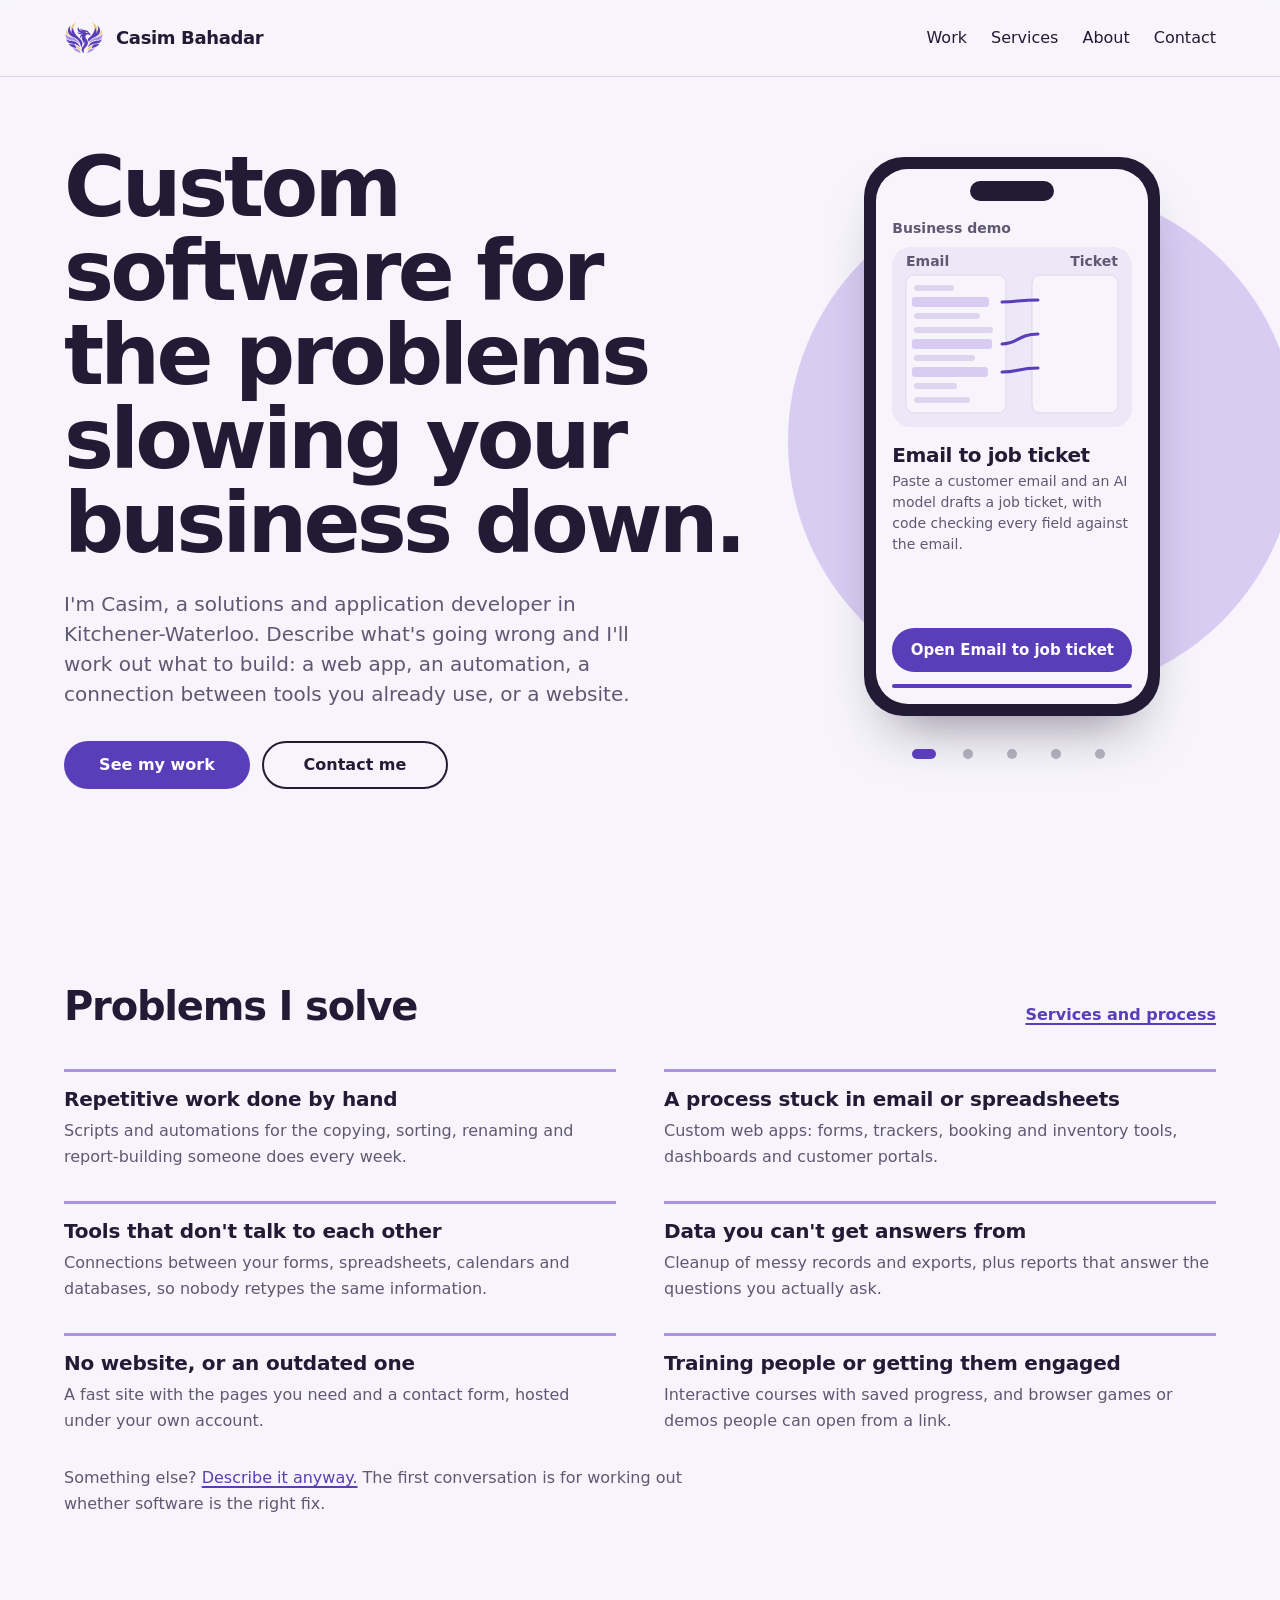
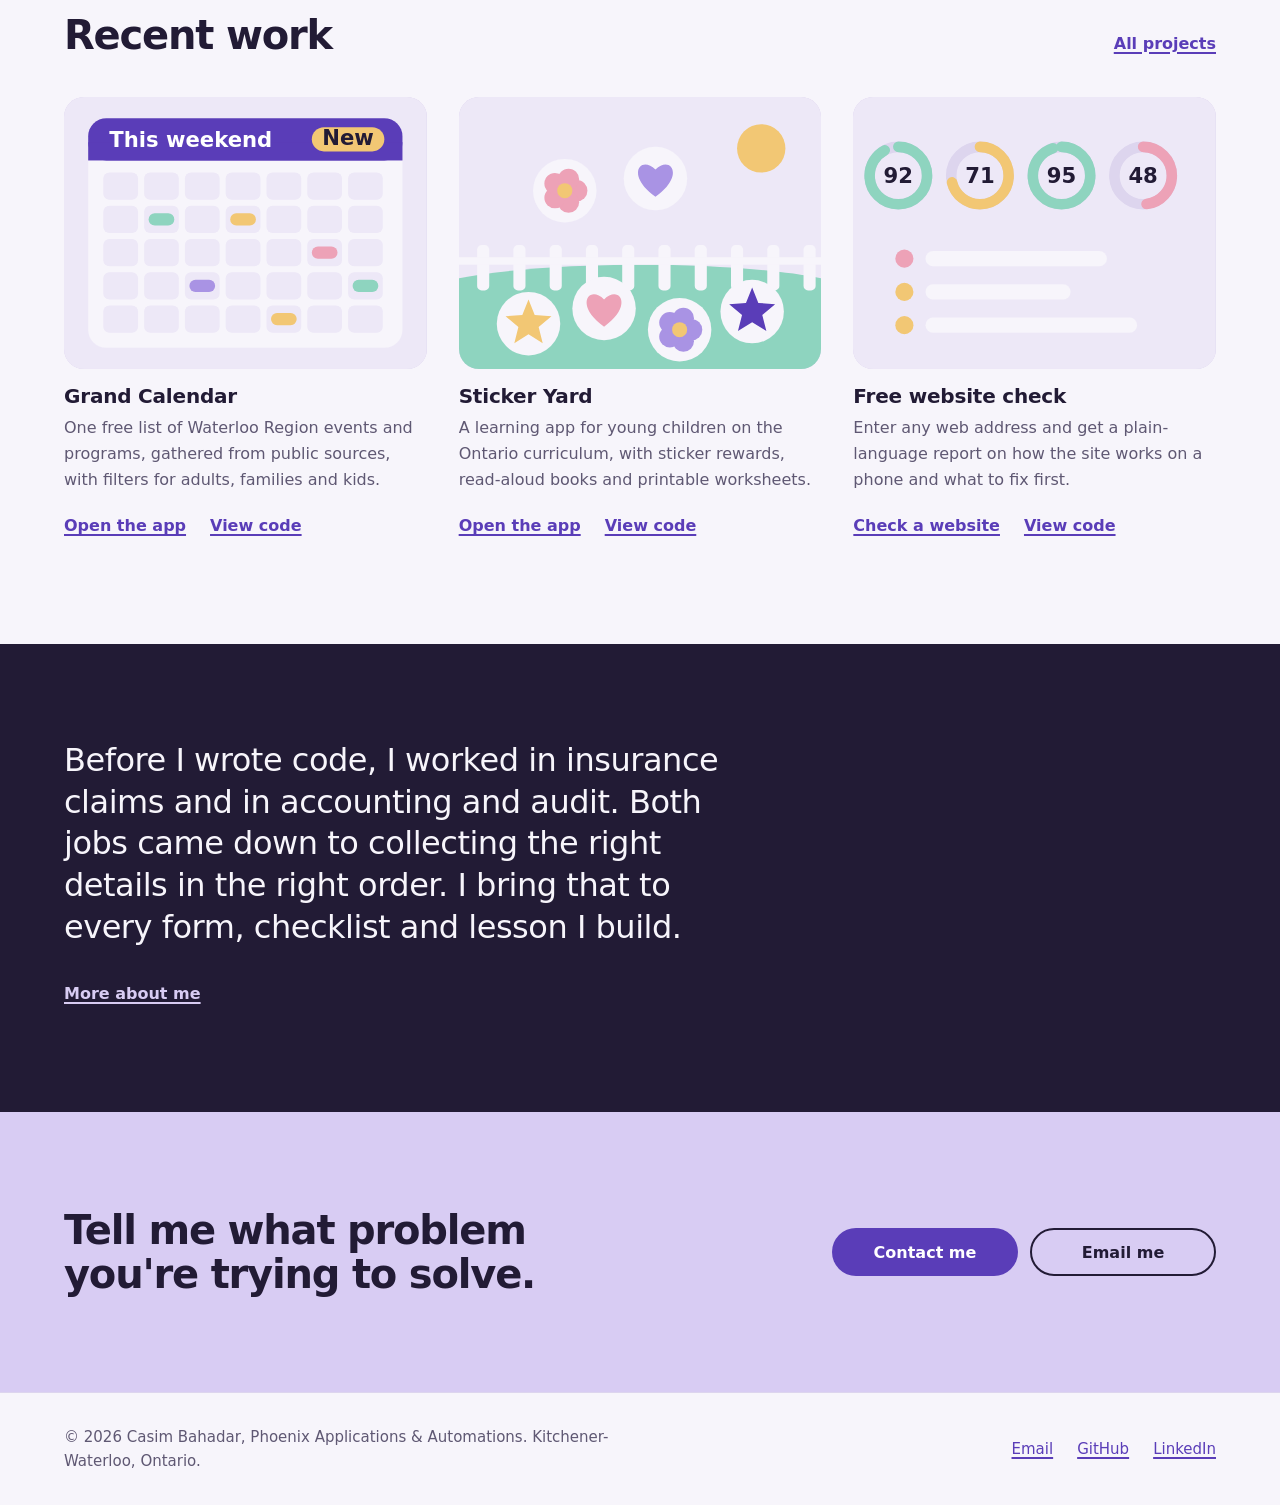
<file: index.html>
<!doctype html>
<html lang="en">
<head>
<meta charset="utf-8">
<meta http-equiv="Content-Security-Policy" content="default-src 'self'; script-src 'self'; style-src 'self' 'unsafe-inline' https://fonts.googleapis.com; font-src https://fonts.gstatic.com; img-src 'self' data:; connect-src 'none'; object-src 'none'; base-uri 'none'; form-action 'none'">
<meta name="viewport" content="width=device-width, initial-scale=1, viewport-fit=cover">
<title>Casim Bahadar | Solutions Developer, Kitchener-Waterloo</title>
<meta name="description" content="Casim Bahadar is a solutions and application developer in Kitchener-Waterloo. He builds custom web apps, automations, integrations and websites around the problem you need solved.">
<meta name="theme-color" content="#F7F5FB">
<meta property="og:type" content="website">
<meta property="og:title" content="Casim Bahadar | Solutions Developer">
<meta property="og:description" content="Solutions and application developer in Kitchener-Waterloo. Custom web apps, automations, integrations, data cleanup and websites.">
<meta property="og:image" content="https://casimbahadar.github.io/og-image.png">
<meta name="twitter:card" content="summary_large_image">
<link rel="icon" href="favicon.svg" type="image/svg+xml">
<link rel="icon" href="favicon-32.png" sizes="32x32" type="image/png">
<link rel="apple-touch-icon" href="icons/phoenix-180.png">
<link rel="preconnect" href="https://fonts.googleapis.com">
<link rel="preconnect" href="https://fonts.gstatic.com" crossorigin>
<link rel="stylesheet" href="https://fonts.googleapis.com/css2?family=Schibsted+Grotesk:ital,wght@0,400..900;1,400..900&display=swap">
<link rel="stylesheet" href="styles.css">
<script src="script.js" defer></script>
</head>
<body>
<a class="skip" href="#main">Skip to content</a>

<header class="site-header">
  <div class="wrap header-inner">
    <a class="wordmark" href="index.html"><img class="mark" src="favicon.svg" alt="" width="40" height="40">Casim Bahadar</a>
    <nav class="site-nav" aria-label="Main">
      <ul>
        <li class="nav-home"><a href="index.html" aria-current="page">Home</a></li>
        <li><a href="work.html">Work</a></li>
        <li><a href="services.html">Services</a></li>
        <li><a href="about.html">About</a></li>
        <li><a href="contact.html">Contact</a></li>
      </ul>
    </nav>
  </div>
</header>

<main id="main">
  <section class="hero">
    <div class="wrap hero-grid">
      <div>
        <h1 class="display reveal" style="--i:0">Custom software for the problems slowing your business down.</h1>
        <p class="lede reveal" style="--i:1">I'm Casim, a solutions and application developer in Kitchener-Waterloo. Describe what's going wrong and I'll work out what to build: a web app, an automation, a connection between tools you already use, or a website.</p>
        <div class="actions reveal" style="--i:2">
          <a class="btn btn-primary" href="work.html">See my work</a>
          <a class="btn btn-quiet" href="contact.html">Contact me</a>
        </div>
      </div>

      <div class="hero-visual reveal" style="--i:3">
        <div class="phone" data-phone role="region" aria-roledescription="carousel" aria-label="Project previews">
          <div class="phone-screen">
            <div class="ps-body" aria-live="off">
              <p class="ps-meta">Business demo</p>
              <div class="ps-scene scene-wrap" data-scene="email-intake"></div>
              <p class="ps-title">Email to job ticket</p>
              <p class="ps-text">Paste a customer email and an AI model drafts a job ticket, with code checking every field against the email.</p>
            </div>
            <a class="btn btn-primary btn-small ps-link" href="https://casimbahadar.github.io/email-intake/">Open Email to job ticket</a>
            <div class="ps-progress" aria-hidden="true"><span></span></div>
          </div>
        </div>
        <div class="phone-dots" data-phone-dots role="group" aria-label="Choose a project to preview"></div>
      </div>
    </div>
  </section>

  <section class="section" aria-labelledby="build-heading">
    <div class="wrap">
      <div class="section-head">
        <h2 id="build-heading">Problems I solve</h2>
        <a class="more-link" href="services.html">Services and process</a>
      </div>
      <ul class="offer-list">
        <li class="offer">
          <h3><a href="services.html#automation">Repetitive work done by hand</a></h3>
          <p>Scripts and automations for the copying, sorting, renaming and report-building someone does every week.</p>
        </li>
        <li class="offer">
          <h3><a href="services.html#apps">A process stuck in email or spreadsheets</a></h3>
          <p>Custom web apps: forms, trackers, booking and inventory tools, dashboards and customer portals.</p>
        </li>
        <li class="offer">
          <h3><a href="services.html#integrations">Tools that don't talk to each other</a></h3>
          <p>Connections between your forms, spreadsheets, calendars and databases, so nobody retypes the same information.</p>
        </li>
        <li class="offer">
          <h3><a href="services.html#data">Data you can't get answers from</a></h3>
          <p>Cleanup of messy records and exports, plus reports that answer the questions you actually ask.</p>
        </li>
        <li class="offer">
          <h3><a href="services.html#websites">No website, or an outdated one</a></h3>
          <p>A fast site with the pages you need and a contact form, hosted under your own account.</p>
        </li>
        <li class="offer">
          <h3><a href="services.html#learning">Training people or getting them engaged</a></h3>
          <p>Interactive courses with saved progress, and browser games or demos people can open from a link.</p>
        </li>
      </ul>
      <p class="more-note">Something else? <a href="contact.html">Describe it anyway.</a> The first conversation is for working out whether software is the right fix.</p>
    </div>
  </section>

  <section class="section pt-0" aria-labelledby="recent-heading">
    <div class="wrap">
      <div class="section-head">
        <h2 id="recent-heading">Recent work</h2>
        <a class="more-link" href="work.html">All projects</a>
      </div>
      <div class="projects projects--three">
        <article class="project">
          <div class="scene-wrap" data-scene="grand-calendar"></div>
          <h3>Grand Calendar</h3>
          <p>One free list of Waterloo Region events and programs, gathered from public sources, with filters for adults, families and kids.</p>
          <div class="project-links"><a href="https://casimbahadar.github.io/grand-calendar/">Open the app</a><a href="https://github.com/casimbahadar/grand-calendar">View code</a></div>
        </article>
        <article class="project">
          <div class="scene-wrap" data-scene="sticker-yard"></div>
          <h3>Sticker Yard</h3>
          <p>A learning app for young children on the Ontario curriculum, with sticker rewards, read-aloud books and printable worksheets.</p>
          <div class="project-links"><a href="https://casimbahadar.github.io/sticker-yard/">Open the app</a><a href="https://github.com/casimbahadar/sticker-yard">View code</a></div>
        </article>
        <article class="project">
          <div class="scene-wrap" data-scene="website-check"></div>
          <h3>Free website check</h3>
          <p>Enter any web address and get a plain-language report on how the site works on a phone and what to fix first.</p>
          <div class="project-links"><a href="https://casimbahadar.github.io/website-check/">Check a website</a><a href="https://github.com/casimbahadar/website-check">View code</a></div>
        </article>
      </div>
    </div>
  </section>

  <section class="section band" aria-labelledby="background-heading">
    <div class="wrap">
      <h2 id="background-heading" class="visually-hidden">Background</h2>
      <p class="statement">Before I wrote code, I worked in insurance claims and in accounting and audit. Both jobs came down to collecting the right details in the right order. I bring that to every form, checklist and lesson I build.</p>
      <a class="more-link" href="about.html">More about me</a>
    </div>
  </section>

  <section class="section cta-band" aria-labelledby="cta-heading">
    <div class="wrap">
      <h2 id="cta-heading">Tell me what problem you're trying to solve.</h2>
      <div class="actions">
        <a class="btn btn-primary" href="contact.html">Contact me</a>
        <a class="btn btn-quiet" data-email href="contact.html">Email me</a>
      </div>
    </div>
  </section>
</main>

<footer class="site-footer">
  <div class="wrap footer-inner">
    <p>&copy; <span data-year>2026</span> Casim Bahadar, Phoenix Applications &amp; Automations. Kitchener-Waterloo, Ontario.</p>
    <ul class="footer-links">
      <li><a data-email href="contact.html">Email</a></li>
      <li><a href="https://github.com/casimbahadar">GitHub</a></li>
      <li data-linkedin hidden><a href="#">LinkedIn</a></li>
    </ul>
  </div>
</footer>
</body>
</html>
</file>
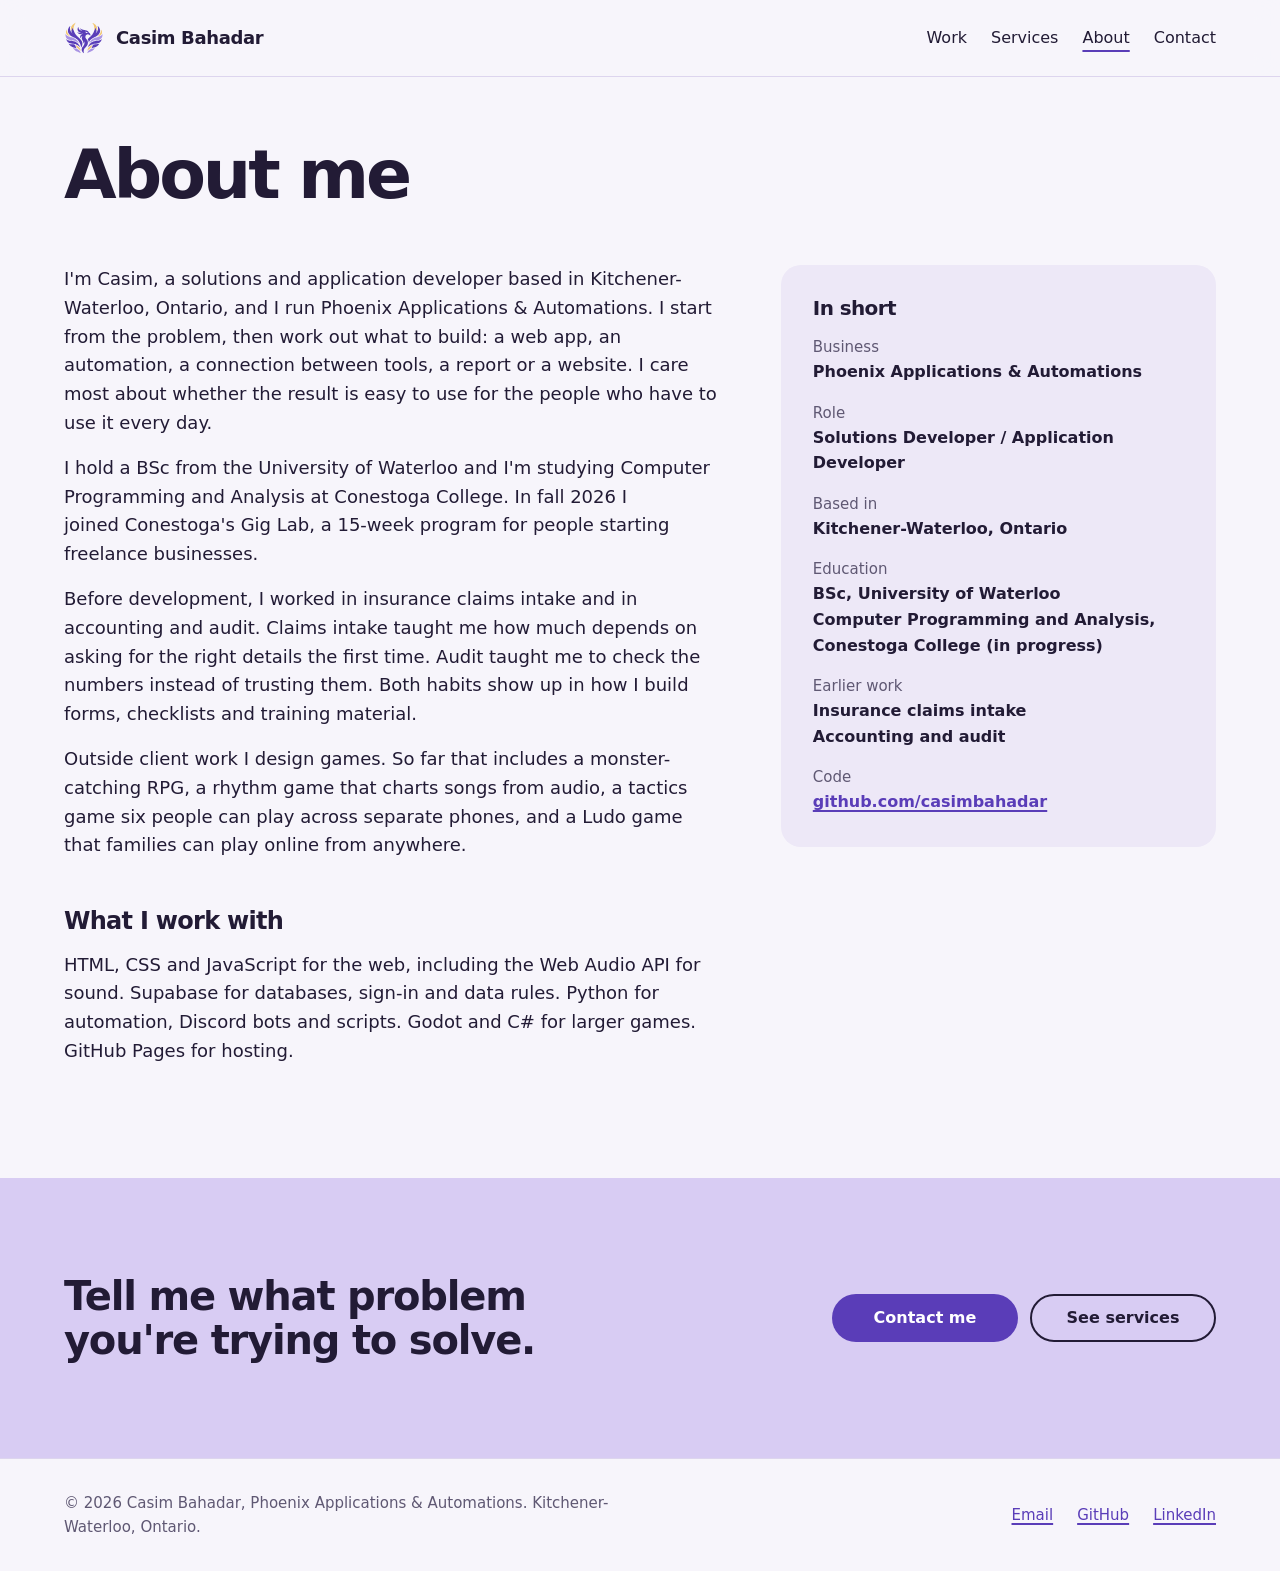
<file: about.html>
<!doctype html>
<html lang="en">
<head>
<meta charset="utf-8">
<meta http-equiv="Content-Security-Policy" content="default-src 'self'; script-src 'self'; style-src 'self' 'unsafe-inline' https://fonts.googleapis.com; font-src https://fonts.gstatic.com; img-src 'self' data:; connect-src 'none'; object-src 'none'; base-uri 'none'; form-action 'none'">
<meta name="viewport" content="width=device-width, initial-scale=1, viewport-fit=cover">
<title>About | Casim Bahadar</title>
<meta name="description" content="Casim Bahadar is a solutions and application developer in Kitchener-Waterloo with a background in insurance claims and accounting and audit.">
<meta name="theme-color" content="#F7F5FB">
<meta property="og:type" content="website">
<meta property="og:title" content="Casim Bahadar | Solutions Developer">
<meta property="og:description" content="Solutions and application developer in Kitchener-Waterloo. Custom web apps, automations, integrations, data cleanup and websites.">
<meta property="og:image" content="https://casimbahadar.github.io/og-image.png">
<meta name="twitter:card" content="summary_large_image">
<link rel="icon" href="favicon.svg" type="image/svg+xml">
<link rel="icon" href="favicon-32.png" sizes="32x32" type="image/png">
<link rel="apple-touch-icon" href="apple-touch-icon.png">
<link rel="preconnect" href="https://fonts.googleapis.com">
<link rel="preconnect" href="https://fonts.gstatic.com" crossorigin>
<link rel="stylesheet" href="https://fonts.googleapis.com/css2?family=Schibsted+Grotesk:ital,wght@0,400..900;1,400..900&display=swap">
<link rel="stylesheet" href="styles.css">
<script src="script.js" defer></script>
</head>
<body>
<a class="skip" href="#main">Skip to content</a>

<header class="site-header">
  <div class="wrap header-inner">
    <a class="wordmark" href="index.html"><img class="mark" src="favicon.svg" alt="" width="40" height="40">Casim Bahadar</a>
    <nav class="site-nav" aria-label="Main">
      <ul>
        <li class="nav-home"><a href="index.html">Home</a></li>
        <li><a href="work.html">Work</a></li>
        <li><a href="services.html">Services</a></li>
        <li><a href="about.html" aria-current="page">About</a></li>
        <li><a href="contact.html">Contact</a></li>
      </ul>
    </nav>
  </div>
</header>

<main id="main">
  <section class="page-intro">
    <div class="wrap">
      <h1 class="title">About me</h1>
    </div>
  </section>

  <div class="wrap section pt-0">
    <div class="two-col">
      <div class="prose">
        <!-- To add a photo, save it in this folder as casim.jpg and uncomment the next line.
        <img src="casim.jpg" alt="Casim Bahadar" width="560" height="560" class="portrait"> -->
        <p>I'm Casim, a solutions and application developer based in Kitchener-Waterloo, Ontario, and I run Phoenix Applications &amp; Automations. I start from the problem, then work out what to build: a web app, an automation, a connection between tools, a report or a website. I care most about whether the result is easy to use for the people who have to use it every day.</p>
        <p>I hold a BSc from the University of Waterloo and I'm studying Computer Programming and Analysis at Conestoga College. In fall 2026 I joined Conestoga's Gig Lab, a 15-week program for people starting freelance businesses.</p>
        <p>Before development, I worked in insurance claims intake and in accounting and audit. Claims intake taught me how much depends on asking for the right details the first time. Audit taught me to check the numbers instead of trusting them. Both habits show up in how I build forms, checklists and training material.</p>
        <p>Outside client work I design games. So far that includes a monster-catching RPG, a rhythm game that charts songs from audio, a tactics game six people can play across separate phones, and a Ludo game that families can play online from anywhere.</p>

        <h2>What I work with</h2>
        <p>HTML, CSS and JavaScript for the web, including the Web Audio API for sound. Supabase for databases, sign-in and data rules. Python for automation, Discord bots and scripts. Godot and C# for larger games. GitHub Pages for hosting.</p>
      </div>

      <aside class="facts-card" aria-labelledby="facts-heading">
        <h2 id="facts-heading">In short</h2>
        <dl>
          <dt>Business</dt>
          <dd>Phoenix Applications &amp; Automations</dd>
          <dt>Role</dt>
          <dd>Solutions Developer / Application Developer</dd>
          <dt>Based in</dt>
          <dd>Kitchener-Waterloo, Ontario</dd>
          <dt>Education</dt>
          <dd>BSc, University of Waterloo<br>Computer Programming and Analysis, Conestoga College (in progress)</dd>
          <dt>Earlier work</dt>
          <dd>Insurance claims intake<br>Accounting and audit</dd>
          <dt>Code</dt>
          <dd><a href="https://github.com/casimbahadar">github.com/casimbahadar</a></dd>
        </dl>
      </aside>
    </div>
  </div>

  <section class="section cta-band" aria-labelledby="cta-heading">
    <div class="wrap">
      <h2 id="cta-heading">Tell me what problem you're trying to solve.</h2>
      <div class="actions">
        <a class="btn btn-primary" href="contact.html">Contact me</a>
        <a class="btn btn-quiet" href="services.html">See services</a>
      </div>
    </div>
  </section>
</main>

<footer class="site-footer">
  <div class="wrap footer-inner">
    <p>&copy; <span data-year>2026</span> Casim Bahadar, Phoenix Applications &amp; Automations. Kitchener-Waterloo, Ontario.</p>
    <ul class="footer-links">
      <li><a data-email href="contact.html">Email</a></li>
      <li><a href="https://github.com/casimbahadar">GitHub</a></li>
      <li data-linkedin hidden><a href="#">LinkedIn</a></li>
    </ul>
  </div>
</footer>
</body>
</html>
</file>
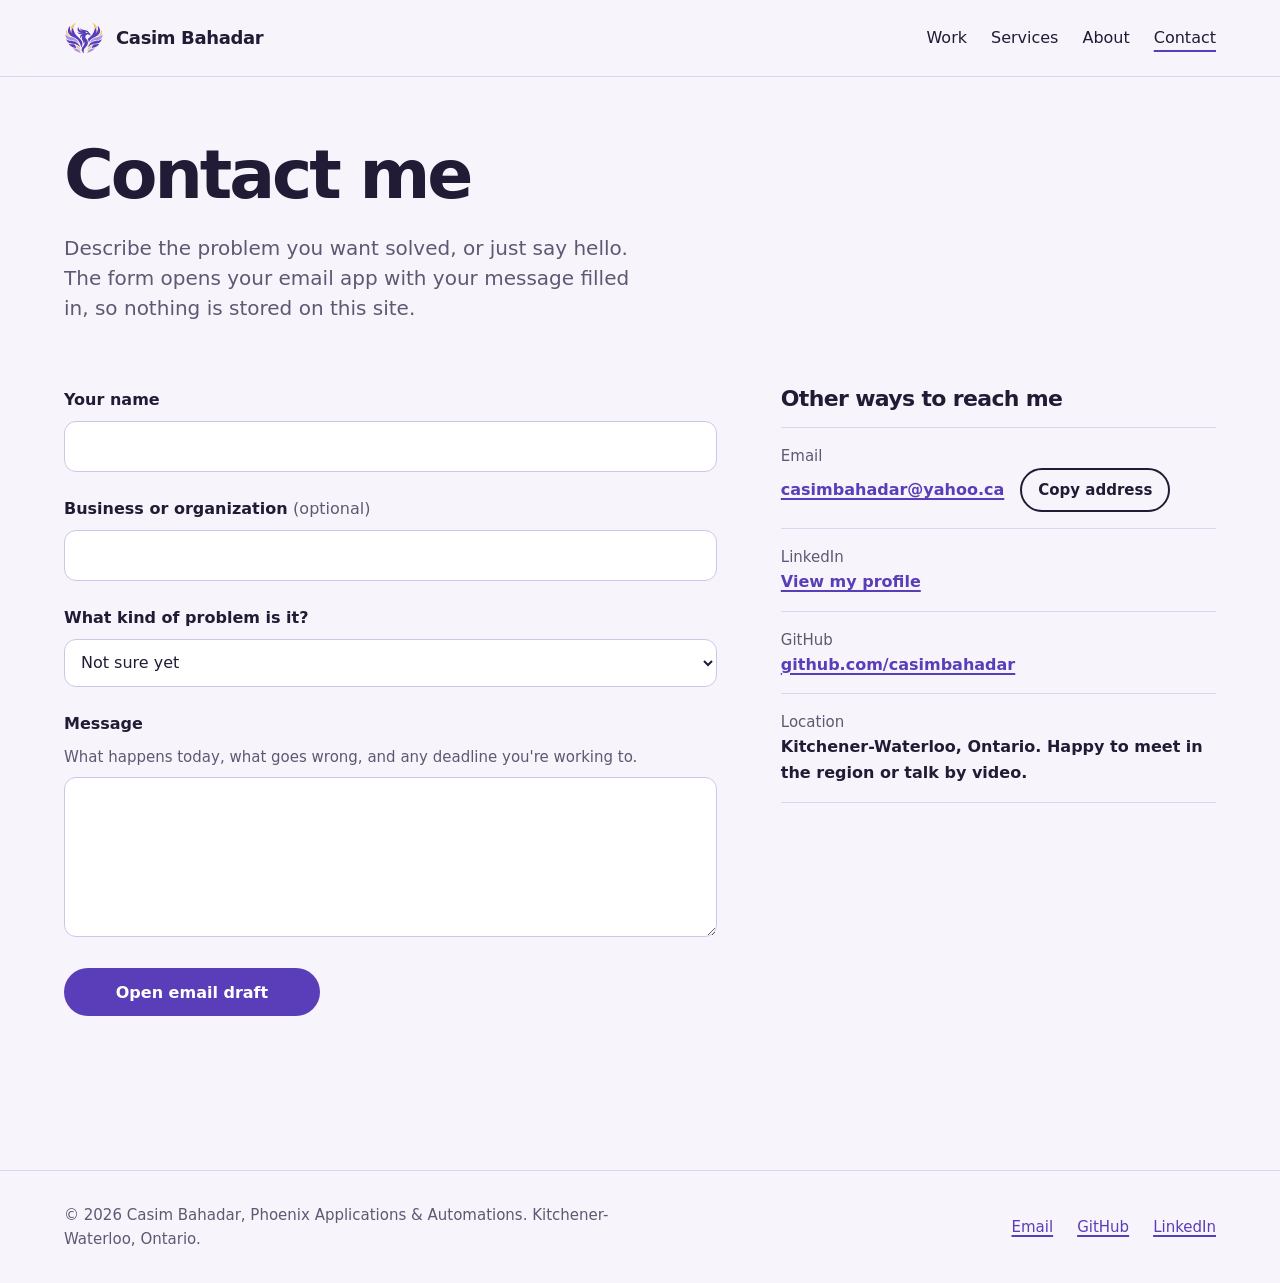
<file: contact.html>
<!doctype html>
<html lang="en">
<head>
<meta charset="utf-8">
<meta http-equiv="Content-Security-Policy" content="default-src 'self'; script-src 'self'; style-src 'self' 'unsafe-inline' https://fonts.googleapis.com; font-src https://fonts.gstatic.com; img-src 'self' data:; connect-src 'none'; object-src 'none'; base-uri 'none'; form-action 'none'">
<meta name="viewport" content="width=device-width, initial-scale=1, viewport-fit=cover">
<title>Contact | Casim Bahadar</title>
<meta name="description" content="Get in touch with Casim Bahadar about a problem you want solved with software.">
<meta name="theme-color" content="#F7F5FB">
<meta property="og:type" content="website">
<meta property="og:title" content="Casim Bahadar | Solutions Developer">
<meta property="og:description" content="Solutions and application developer in Kitchener-Waterloo. Custom web apps, automations, integrations, data cleanup and websites.">
<meta property="og:image" content="https://casimbahadar.github.io/og-image.png">
<meta name="twitter:card" content="summary_large_image">
<link rel="icon" href="favicon.svg" type="image/svg+xml">
<link rel="icon" href="favicon-32.png" sizes="32x32" type="image/png">
<link rel="apple-touch-icon" href="apple-touch-icon.png">
<link rel="preconnect" href="https://fonts.googleapis.com">
<link rel="preconnect" href="https://fonts.gstatic.com" crossorigin>
<link rel="stylesheet" href="https://fonts.googleapis.com/css2?family=Schibsted+Grotesk:ital,wght@0,400..900;1,400..900&display=swap">
<link rel="stylesheet" href="styles.css">
<script src="script.js" defer></script>
</head>
<body>
<a class="skip" href="#main">Skip to content</a>

<header class="site-header">
  <div class="wrap header-inner">
    <a class="wordmark" href="index.html"><img class="mark" src="favicon.svg" alt="" width="40" height="40">Casim Bahadar</a>
    <nav class="site-nav" aria-label="Main">
      <ul>
        <li class="nav-home"><a href="index.html">Home</a></li>
        <li><a href="work.html">Work</a></li>
        <li><a href="services.html">Services</a></li>
        <li><a href="about.html">About</a></li>
        <li><a href="contact.html" aria-current="page">Contact</a></li>
      </ul>
    </nav>
  </div>
</header>

<main id="main">
  <section class="page-intro">
    <div class="wrap">
      <h1 class="title">Contact me</h1>
      <p class="lede">Describe the problem you want solved, or just say hello. The form opens your email app with your message filled in, so nothing is stored on this site.</p>
    </div>
  </section>

  <div class="wrap section pt-4">
    <div class="two-col">
      <form data-contact-form novalidate>
        <div class="field">
          <label for="name">Your name</label>
          <input id="name" name="name" type="text" autocomplete="name" required aria-describedby="name-error">
          <p class="error" id="name-error" hidden></p>
        </div>
        <div class="field">
          <label for="org">Business or organization <span class="optional">(optional)</span></label>
          <input id="org" name="org" type="text" autocomplete="organization">
        </div>
        <div class="field">
          <label for="topic">What kind of problem is it?</label>
          <select id="topic" name="topic">
            <option>Not sure yet</option>
            <option>Automating repetitive work</option>
            <option>A web app or internal tool</option>
            <option>Connecting tools I already use</option>
            <option>Cleaning up or reporting on data</option>
            <option>A website</option>
            <option>Training, a course or a game</option>
            <option>Something else</option>
          </select>
        </div>
        <div class="field">
          <label for="message">Message</label>
          <p class="hint" id="message-hint">What happens today, what goes wrong, and any deadline you're working to.</p>
          <textarea id="message" name="message" required aria-describedby="message-hint message-error"></textarea>
          <p class="error" id="message-error" hidden></p>
        </div>
        <button class="btn btn-primary" type="submit">Open email draft</button>
        <p class="form-status" role="status"></p>
      </form>

      <aside class="contact-aside" aria-labelledby="direct-heading">
        <h2 id="direct-heading">Other ways to reach me</h2>
        <ul class="contact-list">
          <li>
            <span class="label">Email</span>
            <div class="copy-row">
              <a class="value" data-email data-email-text href="#">casimbahadar@yahoo.ca</a>
              <button class="btn btn-quiet btn-small" type="button" data-copy-email>Copy address</button>
            </div>
          </li>
          <li data-linkedin hidden>
            <span class="label">LinkedIn</span>
            <a class="value" href="#">View my profile</a>
          </li>
          <li>
            <span class="label">GitHub</span>
            <a class="value" href="https://github.com/casimbahadar">github.com/casimbahadar</a>
          </li>
          <li>
            <span class="label">Location</span>
            <span class="value">Kitchener-Waterloo, Ontario. Happy to meet in the region or talk by video.</span>
          </li>
        </ul>
      </aside>
    </div>
  </div>
</main>

<footer class="site-footer">
  <div class="wrap footer-inner">
    <p>&copy; <span data-year>2026</span> Casim Bahadar, Phoenix Applications &amp; Automations. Kitchener-Waterloo, Ontario.</p>
    <ul class="footer-links">
      <li><a data-email href="contact.html">Email</a></li>
      <li><a href="https://github.com/casimbahadar">GitHub</a></li>
      <li data-linkedin hidden><a href="#">LinkedIn</a></li>
    </ul>
  </div>
</footer>
</body>
</html>
</file>
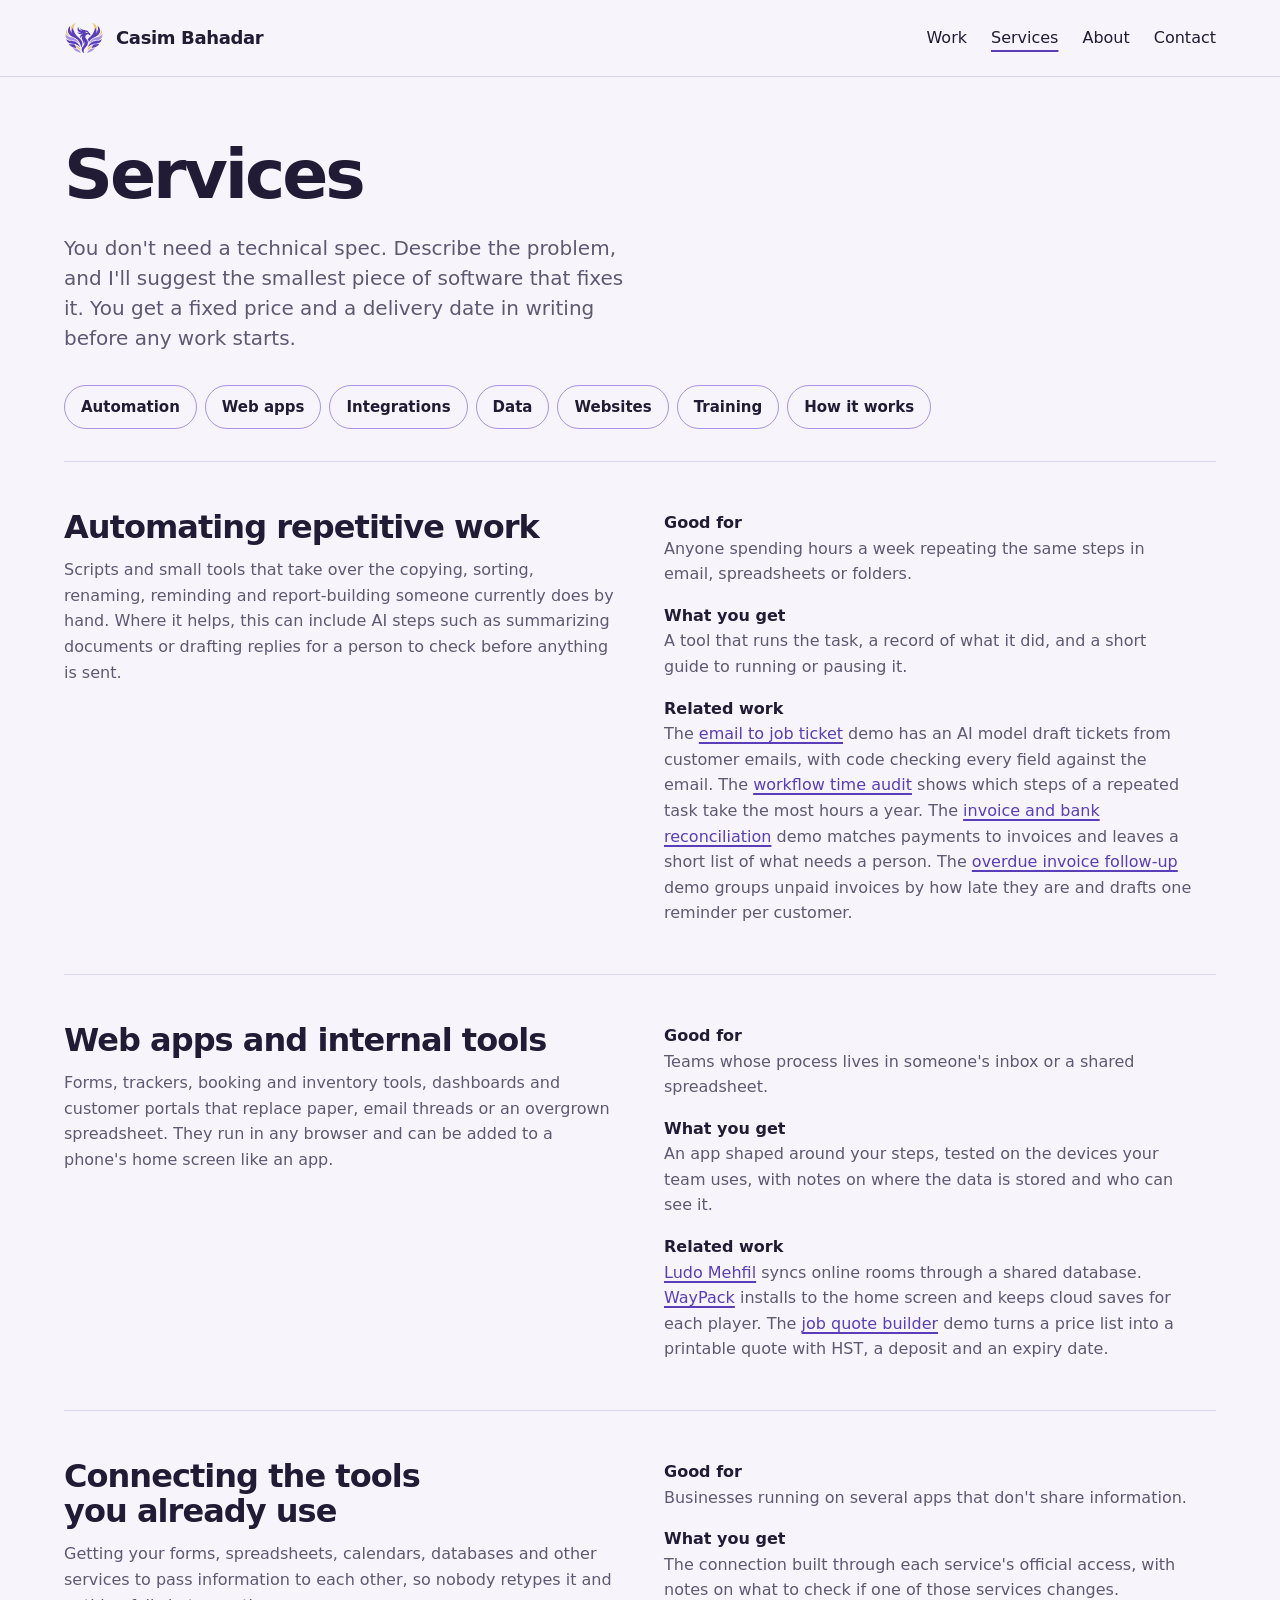
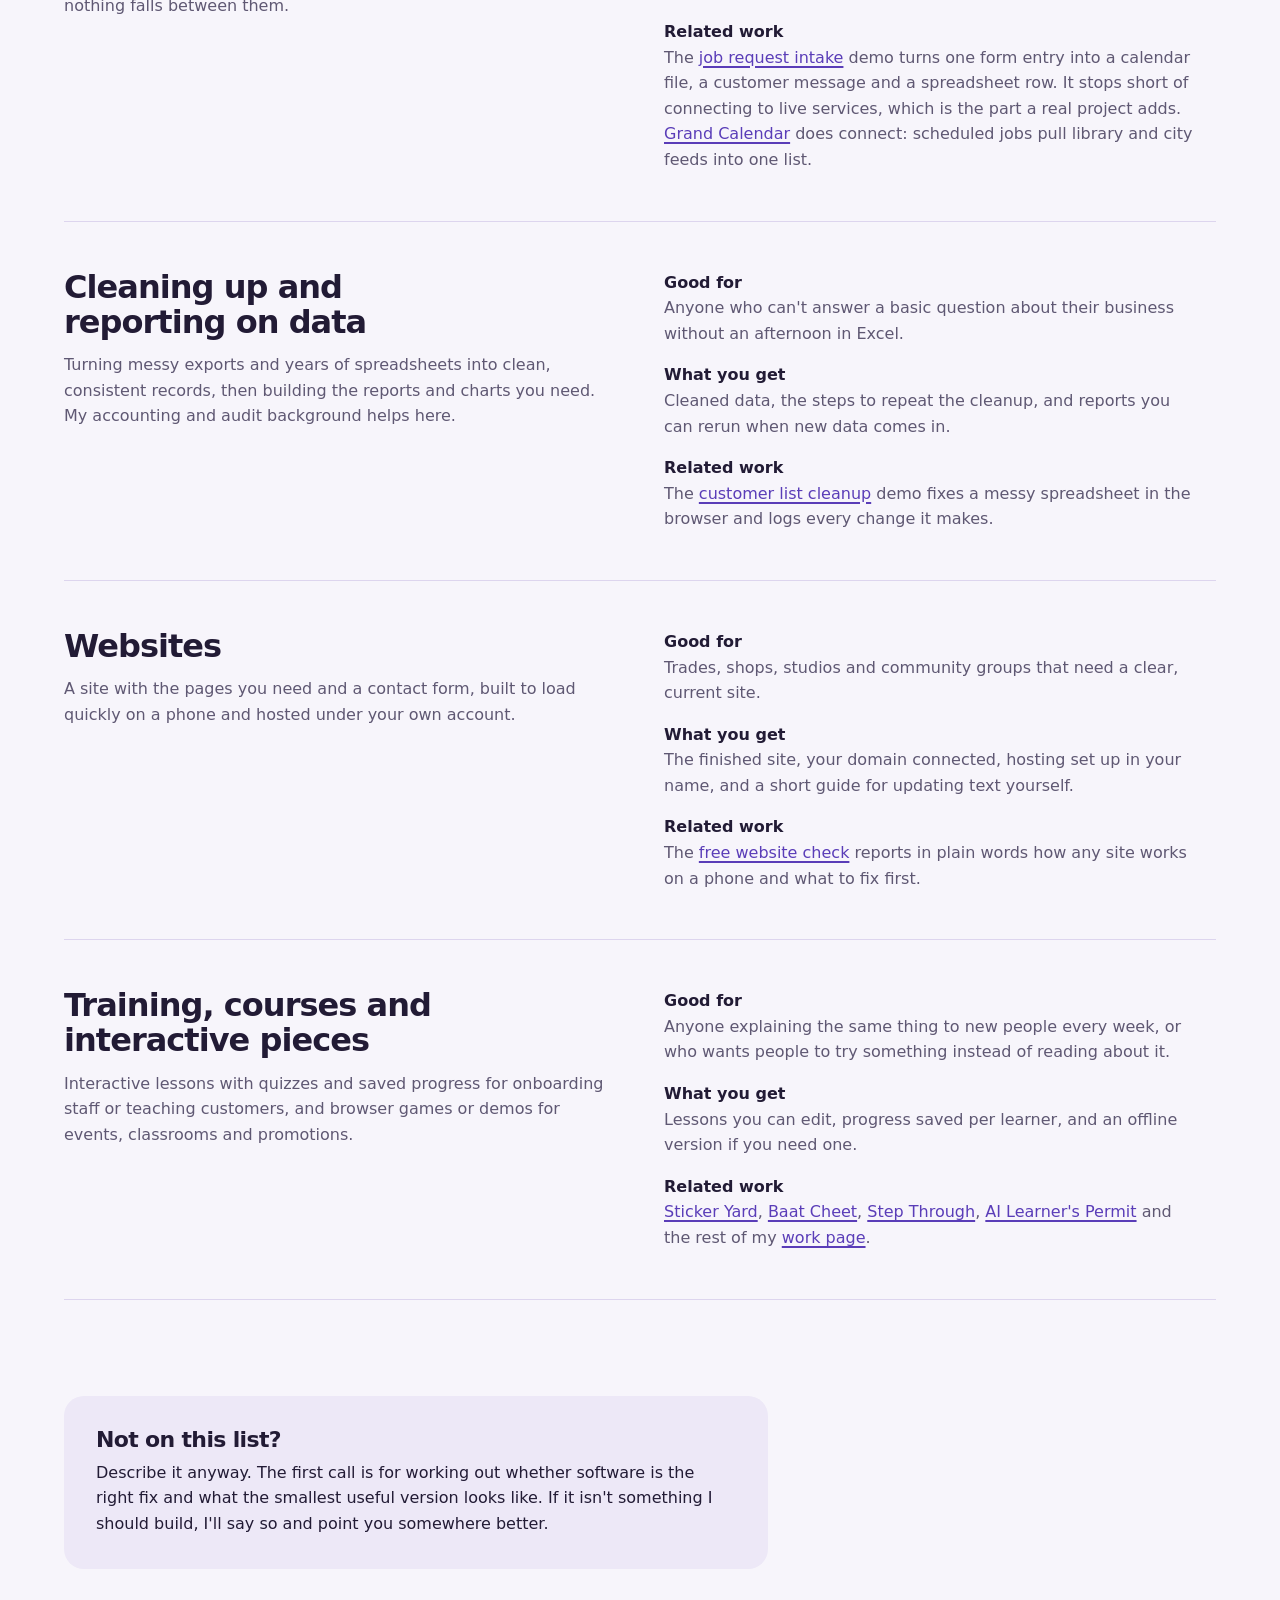
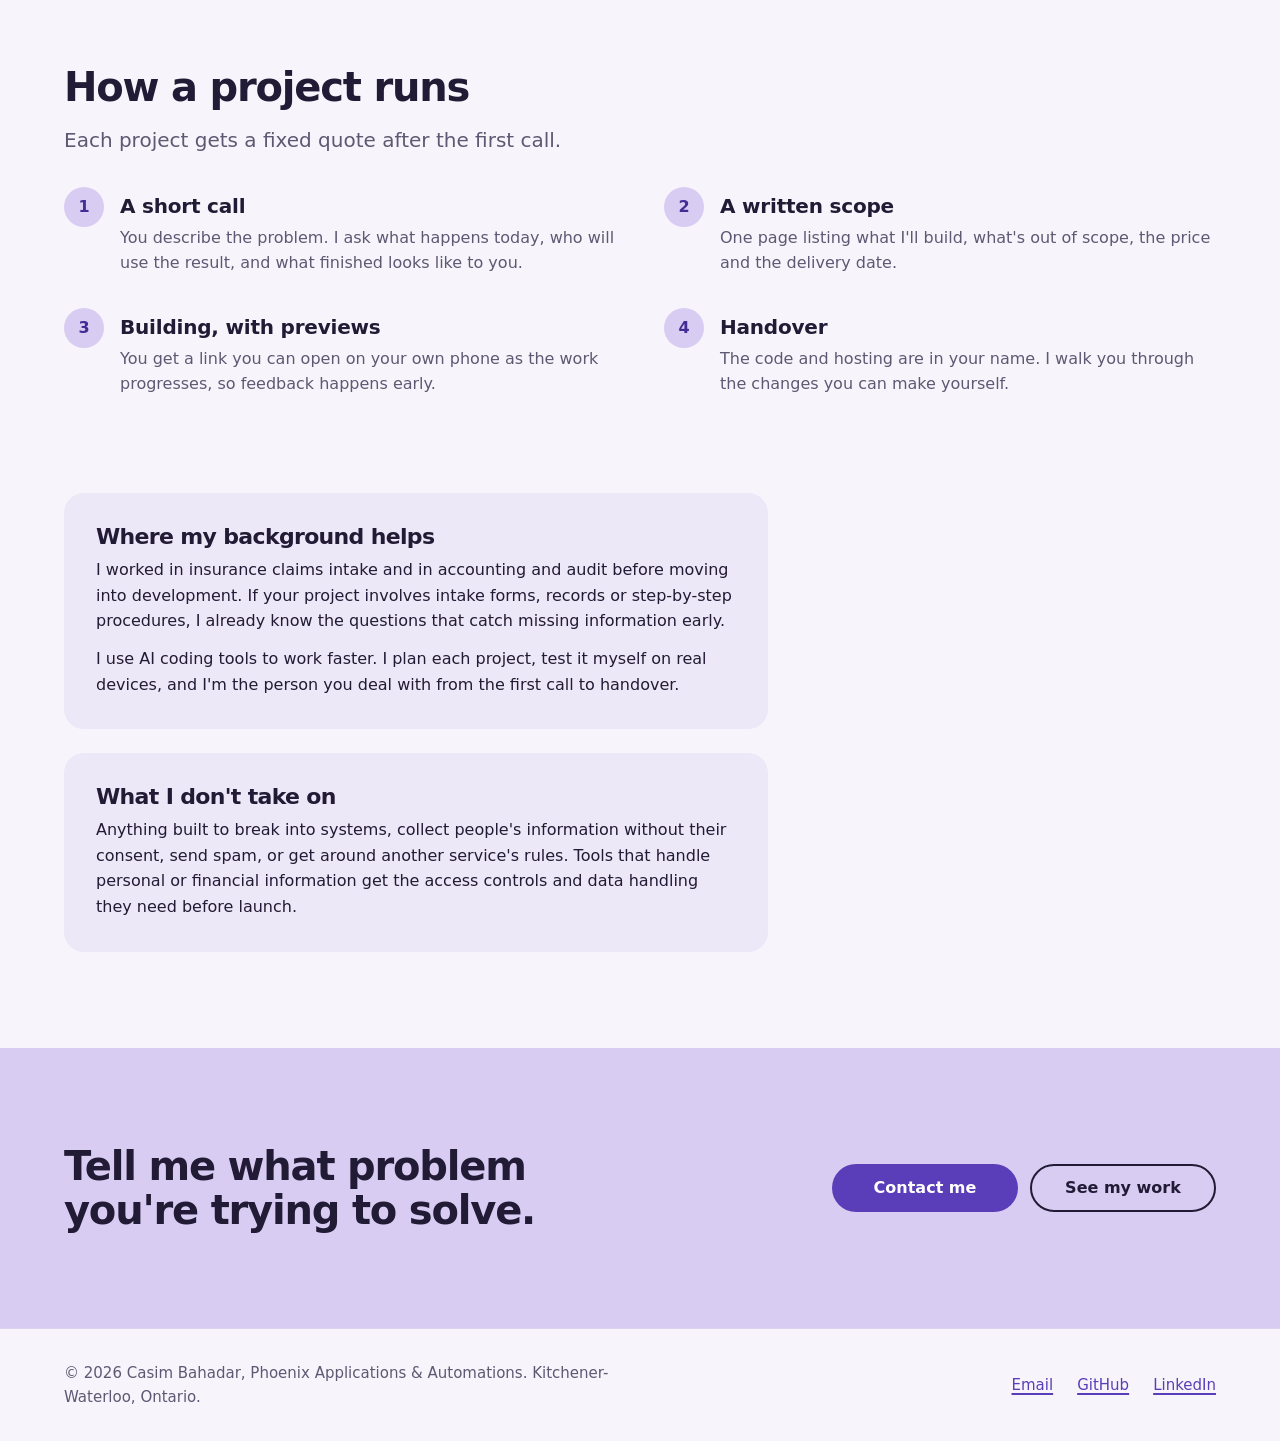
<file: services.html>
<!doctype html>
<html lang="en">
<head>
<meta charset="utf-8">
<meta http-equiv="Content-Security-Policy" content="default-src 'self'; script-src 'self'; style-src 'self' 'unsafe-inline' https://fonts.googleapis.com; font-src https://fonts.gstatic.com; img-src 'self' data:; connect-src 'none'; object-src 'none'; base-uri 'none'; form-action 'none'">
<meta name="viewport" content="width=device-width, initial-scale=1, viewport-fit=cover">
<title>Services | Casim Bahadar</title>
<meta name="description" content="Custom web apps, automations, tool integrations, data cleanup, websites and training apps. Fixed scope, fixed price, delivered in your name.">
<meta name="theme-color" content="#F7F5FB">
<meta property="og:type" content="website">
<meta property="og:title" content="Casim Bahadar | Solutions Developer">
<meta property="og:description" content="Solutions and application developer in Kitchener-Waterloo. Custom web apps, automations, integrations, data cleanup and websites.">
<meta property="og:image" content="https://casimbahadar.github.io/og-image.png">
<meta name="twitter:card" content="summary_large_image">
<link rel="icon" href="favicon.svg" type="image/svg+xml">
<link rel="icon" href="favicon-32.png" sizes="32x32" type="image/png">
<link rel="apple-touch-icon" href="apple-touch-icon.png">
<link rel="preconnect" href="https://fonts.googleapis.com">
<link rel="preconnect" href="https://fonts.gstatic.com" crossorigin>
<link rel="stylesheet" href="https://fonts.googleapis.com/css2?family=Schibsted+Grotesk:ital,wght@0,400..900;1,400..900&display=swap">
<link rel="stylesheet" href="styles.css">
<script src="script.js" defer></script>
</head>
<body>
<a class="skip" href="#main">Skip to content</a>

<header class="site-header">
  <div class="wrap header-inner">
    <a class="wordmark" href="index.html"><img class="mark" src="favicon.svg" alt="" width="40" height="40">Casim Bahadar</a>
    <nav class="site-nav" aria-label="Main">
      <ul>
        <li class="nav-home"><a href="index.html">Home</a></li>
        <li><a href="work.html">Work</a></li>
        <li><a href="services.html" aria-current="page">Services</a></li>
        <li><a href="about.html">About</a></li>
        <li><a href="contact.html">Contact</a></li>
      </ul>
    </nav>
  </div>
</header>

<main id="main">
  <section class="page-intro">
    <div class="wrap">
      <h1 class="title">Services</h1>
      <p class="lede">You don't need a technical spec. Describe the problem, and I'll suggest the smallest piece of software that fixes it. You get a fixed price and a delivery date in writing before any work starts.</p>
      <nav class="jump" aria-label="On this page">
        <ul>
          <li><a href="#automation">Automation</a></li>
          <li><a href="#apps">Web apps</a></li>
          <li><a href="#integrations">Integrations</a></li>
          <li><a href="#data">Data</a></li>
          <li><a href="#websites">Websites</a></li>
          <li><a href="#learning">Training</a></li>
          <li><a href="#process-heading">How it works</a></li>
        </ul>
      </nav>
    </div>
  </section>

  <div class="wrap">
    <section class="service" id="automation" aria-labelledby="s1">
      <div>
        <h2 id="s1">Automating repetitive work</h2>
        <p>Scripts and small tools that take over the copying, sorting, renaming, reminding and report-building someone currently does by hand. Where it helps, this can include AI steps such as summarizing documents or drafting replies for a person to check before anything is sent.</p>
      </div>
      <dl>
        <dt>Good for</dt>
        <dd>Anyone spending hours a week repeating the same steps in email, spreadsheets or folders.</dd>
        <dt>What you get</dt>
        <dd>A tool that runs the task, a record of what it did, and a short guide to running or pausing it.</dd>
        <dt>Related work</dt>
        <dd>The <a href="https://casimbahadar.github.io/email-intake/">email to job ticket</a> demo has an AI model draft tickets from customer emails, with code checking every field against the email. The <a href="https://casimbahadar.github.io/time-audit/">workflow time audit</a> shows which steps of a repeated task take the most hours a year. The <a href="https://casimbahadar.github.io/accounting-reconciliation/">invoice and bank reconciliation</a> demo matches payments to invoices and leaves a short list of what needs a person. The <a href="https://casimbahadar.github.io/overdue-invoices/">overdue invoice follow-up</a> demo groups unpaid invoices by how late they are and drafts one reminder per customer.</dd>
      </dl>
    </section>

    <section class="service" id="apps" aria-labelledby="s2">
      <div>
        <h2 id="s2">Web apps and internal tools</h2>
        <p>Forms, trackers, booking and inventory tools, dashboards and customer portals that replace paper, email threads or an overgrown spreadsheet. They run in any browser and can be added to a phone's home screen like an app.</p>
      </div>
      <dl>
        <dt>Good for</dt>
        <dd>Teams whose process lives in someone's inbox or a shared spreadsheet.</dd>
        <dt>What you get</dt>
        <dd>An app shaped around your steps, tested on the devices your team uses, with notes on where the data is stored and who can see it.</dd>
        <dt>Related work</dt>
        <dd><a href="https://casimbahadar.github.io/Ludo-Mehfil/">Ludo Mehfil</a> syncs online rooms through a shared database. <a href="https://casimbahadar.github.io/WayPack/">WayPack</a> installs to the home screen and keeps cloud saves for each player. The <a href="https://casimbahadar.github.io/quote-builder/">job quote builder</a> demo turns a price list into a printable quote with HST, a deposit and an expiry date.</dd>
      </dl>
    </section>

    <section class="service" id="integrations" aria-labelledby="s3">
      <div>
        <h2 id="s3">Connecting the tools you already use</h2>
        <p>Getting your forms, spreadsheets, calendars, databases and other services to pass information to each other, so nobody retypes it and nothing falls between them.</p>
      </div>
      <dl>
        <dt>Good for</dt>
        <dd>Businesses running on several apps that don't share information.</dd>
        <dt>What you get</dt>
        <dd>The connection built through each service's official access, with notes on what to check if one of those services changes.</dd>
        <dt>Related work</dt>
        <dd>The <a href="https://casimbahadar.github.io/job-intake/">job request intake</a> demo turns one form entry into a calendar file, a customer message and a spreadsheet row. It stops short of connecting to live services, which is the part a real project adds. <a href="https://casimbahadar.github.io/grand-calendar/">Grand Calendar</a> does connect: scheduled jobs pull library and city feeds into one list.</dd>
      </dl>
    </section>

    <section class="service" id="data" aria-labelledby="s4">
      <div>
        <h2 id="s4">Cleaning up and reporting on data</h2>
        <p>Turning messy exports and years of spreadsheets into clean, consistent records, then building the reports and charts you need. My accounting and audit background helps here.</p>
      </div>
      <dl>
        <dt>Good for</dt>
        <dd>Anyone who can't answer a basic question about their business without an afternoon in Excel.</dd>
        <dt>What you get</dt>
        <dd>Cleaned data, the steps to repeat the cleanup, and reports you can rerun when new data comes in.</dd>
        <dt>Related work</dt>
        <dd>The <a href="https://casimbahadar.github.io/data-cleanup/">customer list cleanup</a> demo fixes a messy spreadsheet in the browser and logs every change it makes.</dd>
      </dl>
    </section>

    <section class="service" id="websites" aria-labelledby="s5">
      <div>
        <h2 id="s5">Websites</h2>
        <p>A site with the pages you need and a contact form, built to load quickly on a phone and hosted under your own account.</p>
      </div>
      <dl>
        <dt>Good for</dt>
        <dd>Trades, shops, studios and community groups that need a clear, current site.</dd>
        <dt>What you get</dt>
        <dd>The finished site, your domain connected, hosting set up in your name, and a short guide for updating text yourself.</dd>
        <dt>Related work</dt>
        <dd>The <a href="https://casimbahadar.github.io/website-check/">free website check</a> reports in plain words how any site works on a phone and what to fix first.</dd>
      </dl>
    </section>

    <section class="service" id="learning" aria-labelledby="s6">
      <div>
        <h2 id="s6">Training, courses and interactive pieces</h2>
        <p>Interactive lessons with quizzes and saved progress for onboarding staff or teaching customers, and browser games or demos for events, classrooms and promotions.</p>
      </div>
      <dl>
        <dt>Good for</dt>
        <dd>Anyone explaining the same thing to new people every week, or who wants people to try something instead of reading about it.</dd>
        <dt>What you get</dt>
        <dd>Lessons you can edit, progress saved per learner, and an offline version if you need one.</dd>
        <dt>Related work</dt>
        <dd><a href="https://casimbahadar.github.io/sticker-yard/">Sticker Yard</a>, <a href="https://casimbahadar.github.io/baat-cheet/">Baat Cheet</a>, <a href="https://casimbahadar.github.io/step-through/">Step Through</a>, <a href="https://casimbahadar.github.io/ai-learners/">AI Learner's Permit</a> and the rest of my <a href="work.html">work page</a>.</dd>
      </dl>
    </section>
  </div>

  <section class="section pb-0" aria-labelledby="else-heading">
    <div class="wrap">
      <div class="note">
        <h2 id="else-heading">Not on this list?</h2>
        <p>Describe it anyway. The first call is for working out whether software is the right fix and what the smallest useful version looks like. If it isn't something I should build, I'll say so and point you somewhere better.</p>
      </div>
    </div>
  </section>

  <section class="section" aria-labelledby="process-heading">
    <div class="wrap">
      <h2 id="process-heading">How a project runs</h2>
      <p class="lede mb-6">Each project gets a fixed quote after the first call.</p>
      <ol class="steps">
        <li>
          <h3>A short call</h3>
          <p>You describe the problem. I ask what happens today, who will use the result, and what finished looks like to you.</p>
        </li>
        <li>
          <h3>A written scope</h3>
          <p>One page listing what I'll build, what's out of scope, the price and the delivery date.</p>
        </li>
        <li>
          <h3>Building, with previews</h3>
          <p>You get a link you can open on your own phone as the work progresses, so feedback happens early.</p>
        </li>
        <li>
          <h3>Handover</h3>
          <p>The code and hosting are in your name. I walk you through the changes you can make yourself.</p>
        </li>
      </ol>
    </div>
  </section>

  <section class="section pt-0" aria-labelledby="background-note">
    <div class="wrap">
      <div class="note">
        <h2 id="background-note">Where my background helps</h2>
        <p>I worked in insurance claims intake and in accounting and audit before moving into development. If your project involves intake forms, records or step-by-step procedures, I already know the questions that catch missing information early.</p>
        <p>I use AI coding tools to work faster. I plan each project, test it myself on real devices, and I'm the person you deal with from the first call to handover.</p>
      </div>
      <div class="note">
        <h2>What I don't take on</h2>
        <p>Anything built to break into systems, collect people's information without their consent, send spam, or get around another service's rules. Tools that handle personal or financial information get the access controls and data handling they need before launch.</p>
      </div>
    </div>
  </section>

  <section class="section cta-band" aria-labelledby="cta-heading">
    <div class="wrap">
      <h2 id="cta-heading">Tell me what problem you're trying to solve.</h2>
      <div class="actions">
        <a class="btn btn-primary" href="contact.html">Contact me</a>
        <a class="btn btn-quiet" href="work.html">See my work</a>
      </div>
    </div>
  </section>
</main>

<footer class="site-footer">
  <div class="wrap footer-inner">
    <p>&copy; <span data-year>2026</span> Casim Bahadar, Phoenix Applications &amp; Automations. Kitchener-Waterloo, Ontario.</p>
    <ul class="footer-links">
      <li><a data-email href="contact.html">Email</a></li>
      <li><a href="https://github.com/casimbahadar">GitHub</a></li>
      <li data-linkedin hidden><a href="#">LinkedIn</a></li>
    </ul>
  </div>
</footer>
</body>
</html>
</file>
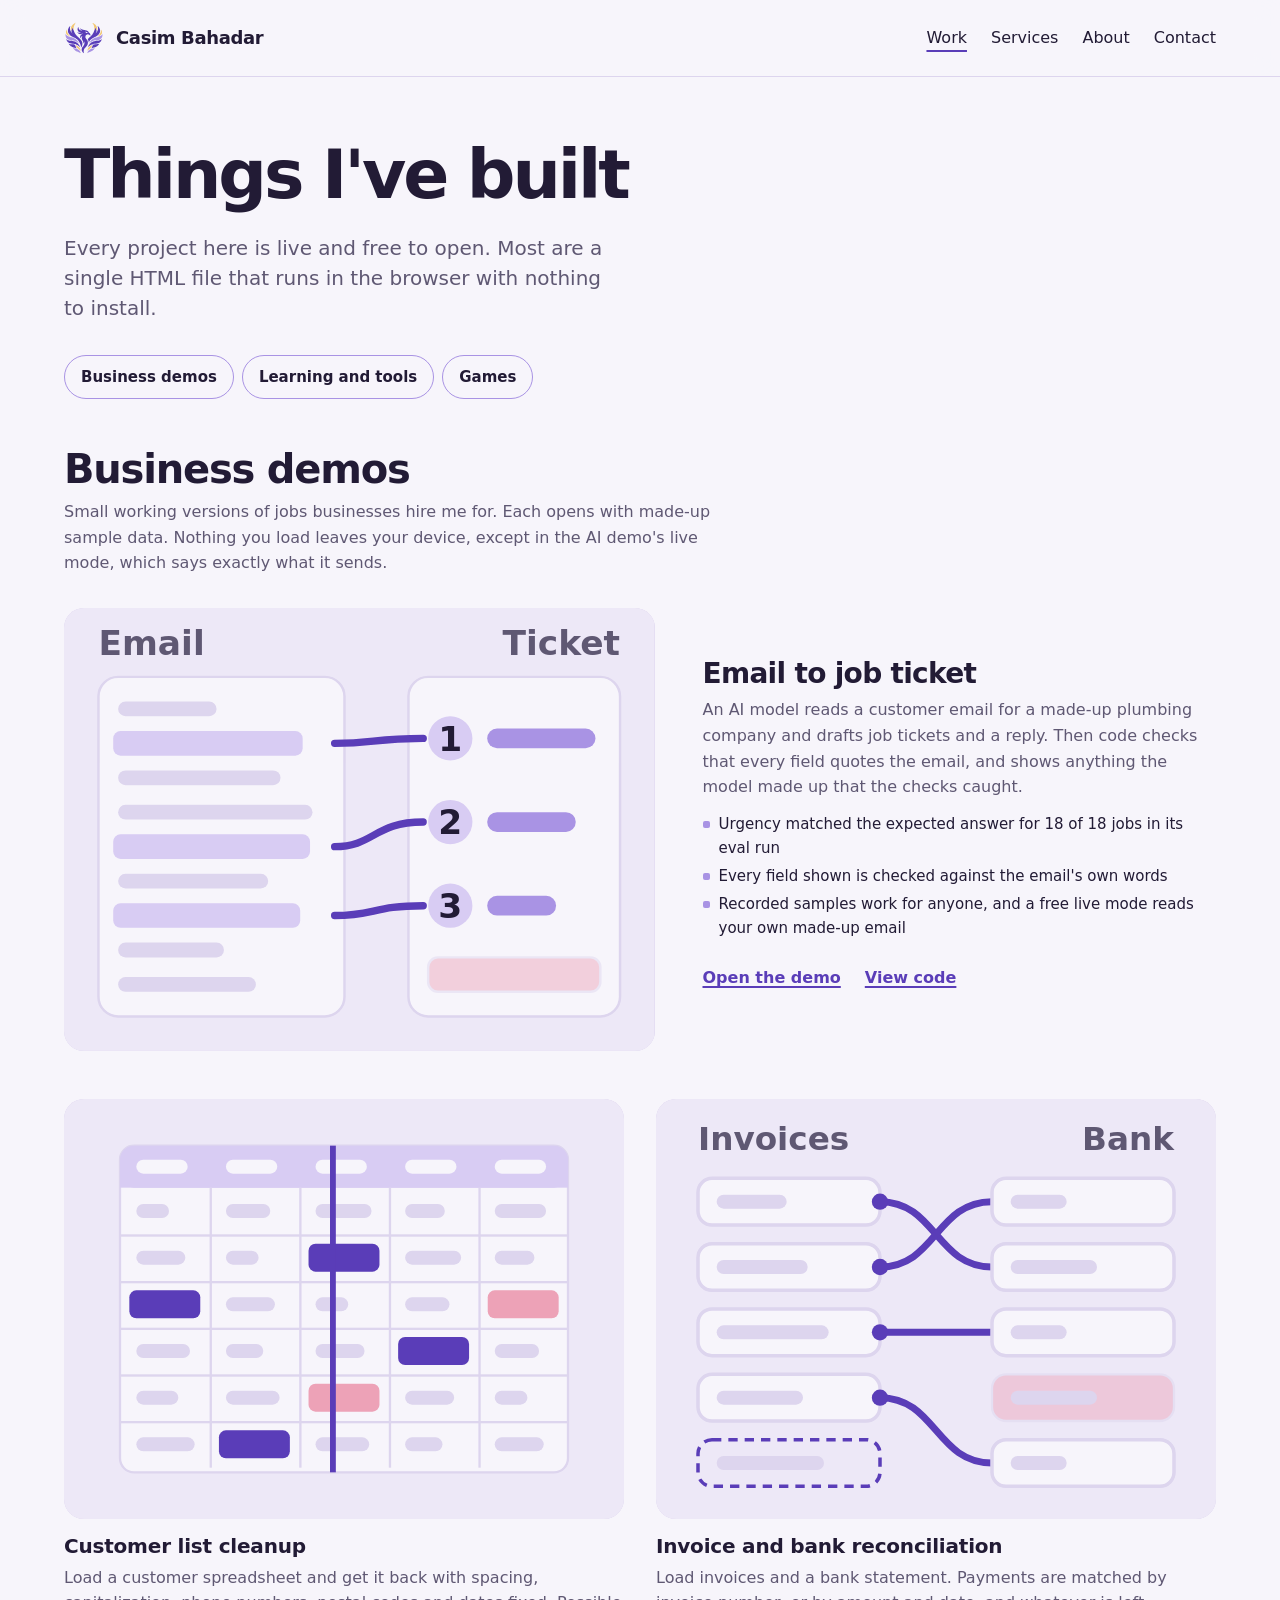
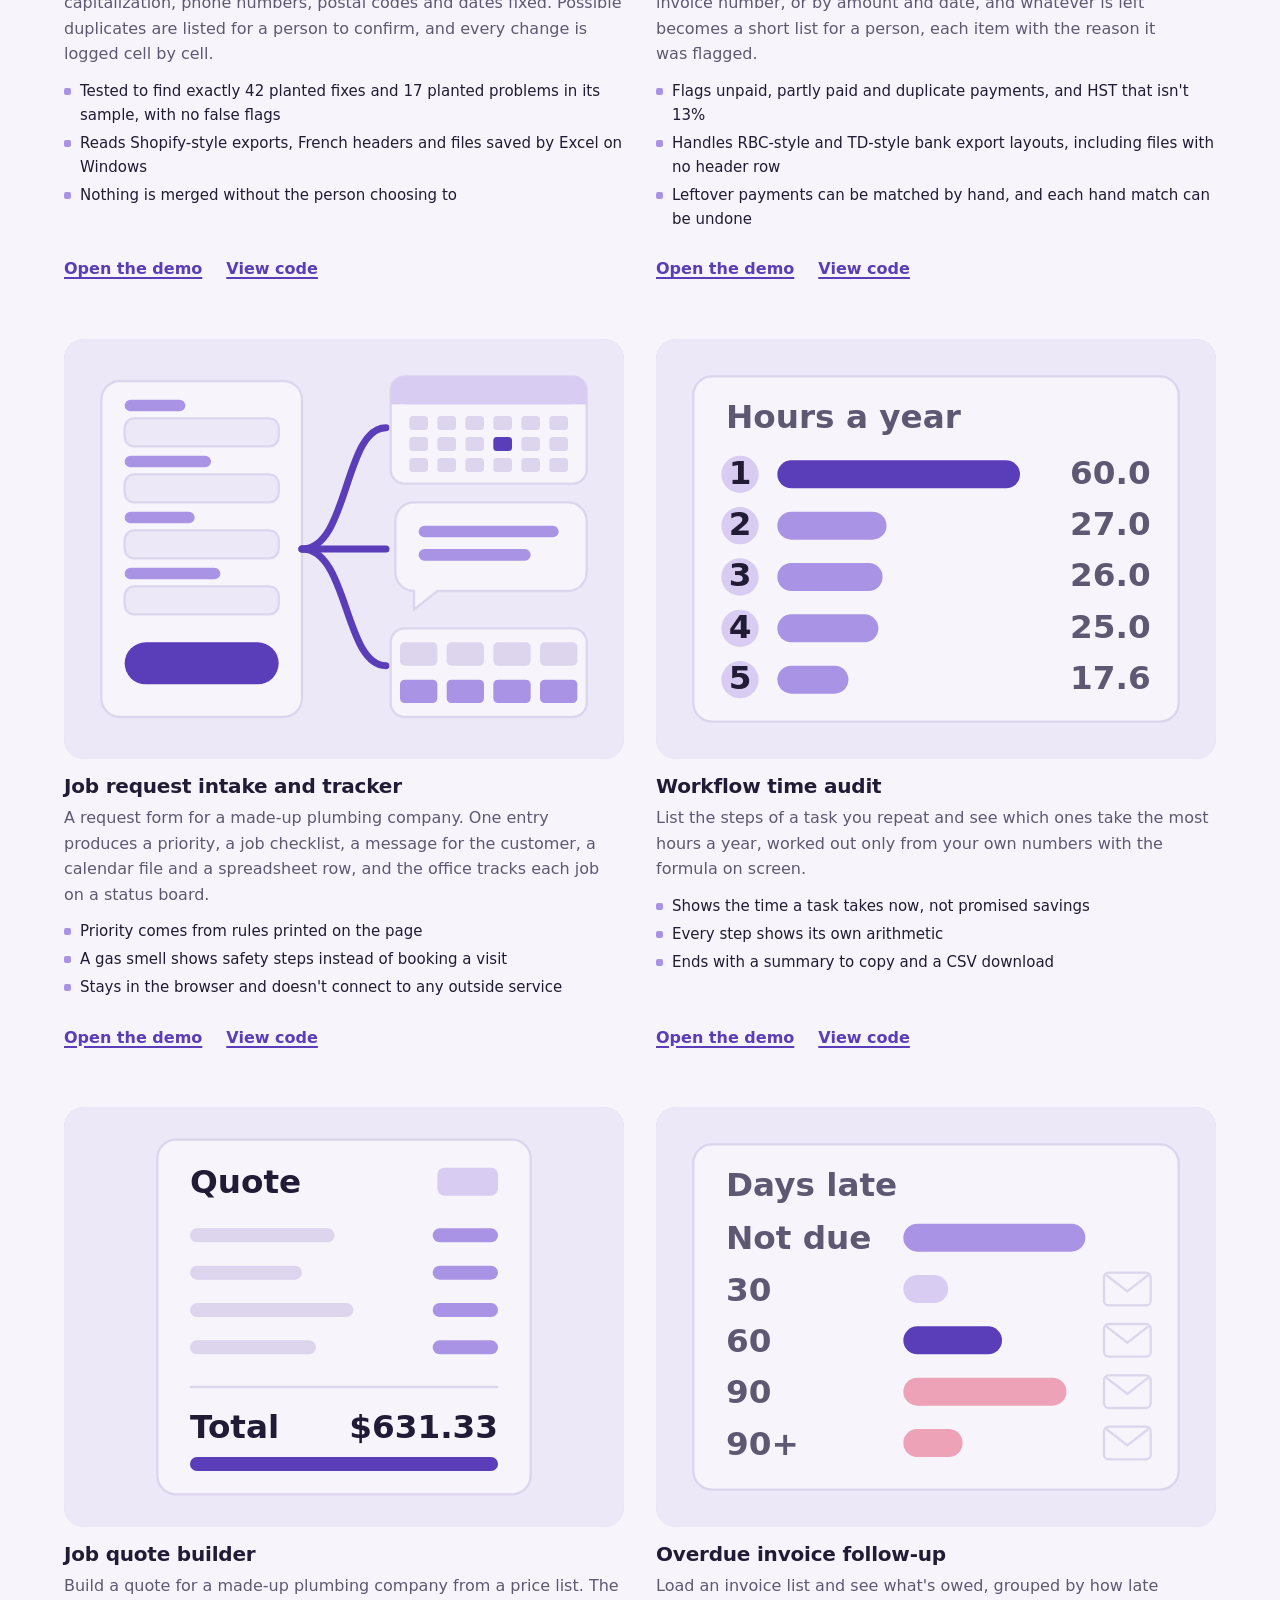
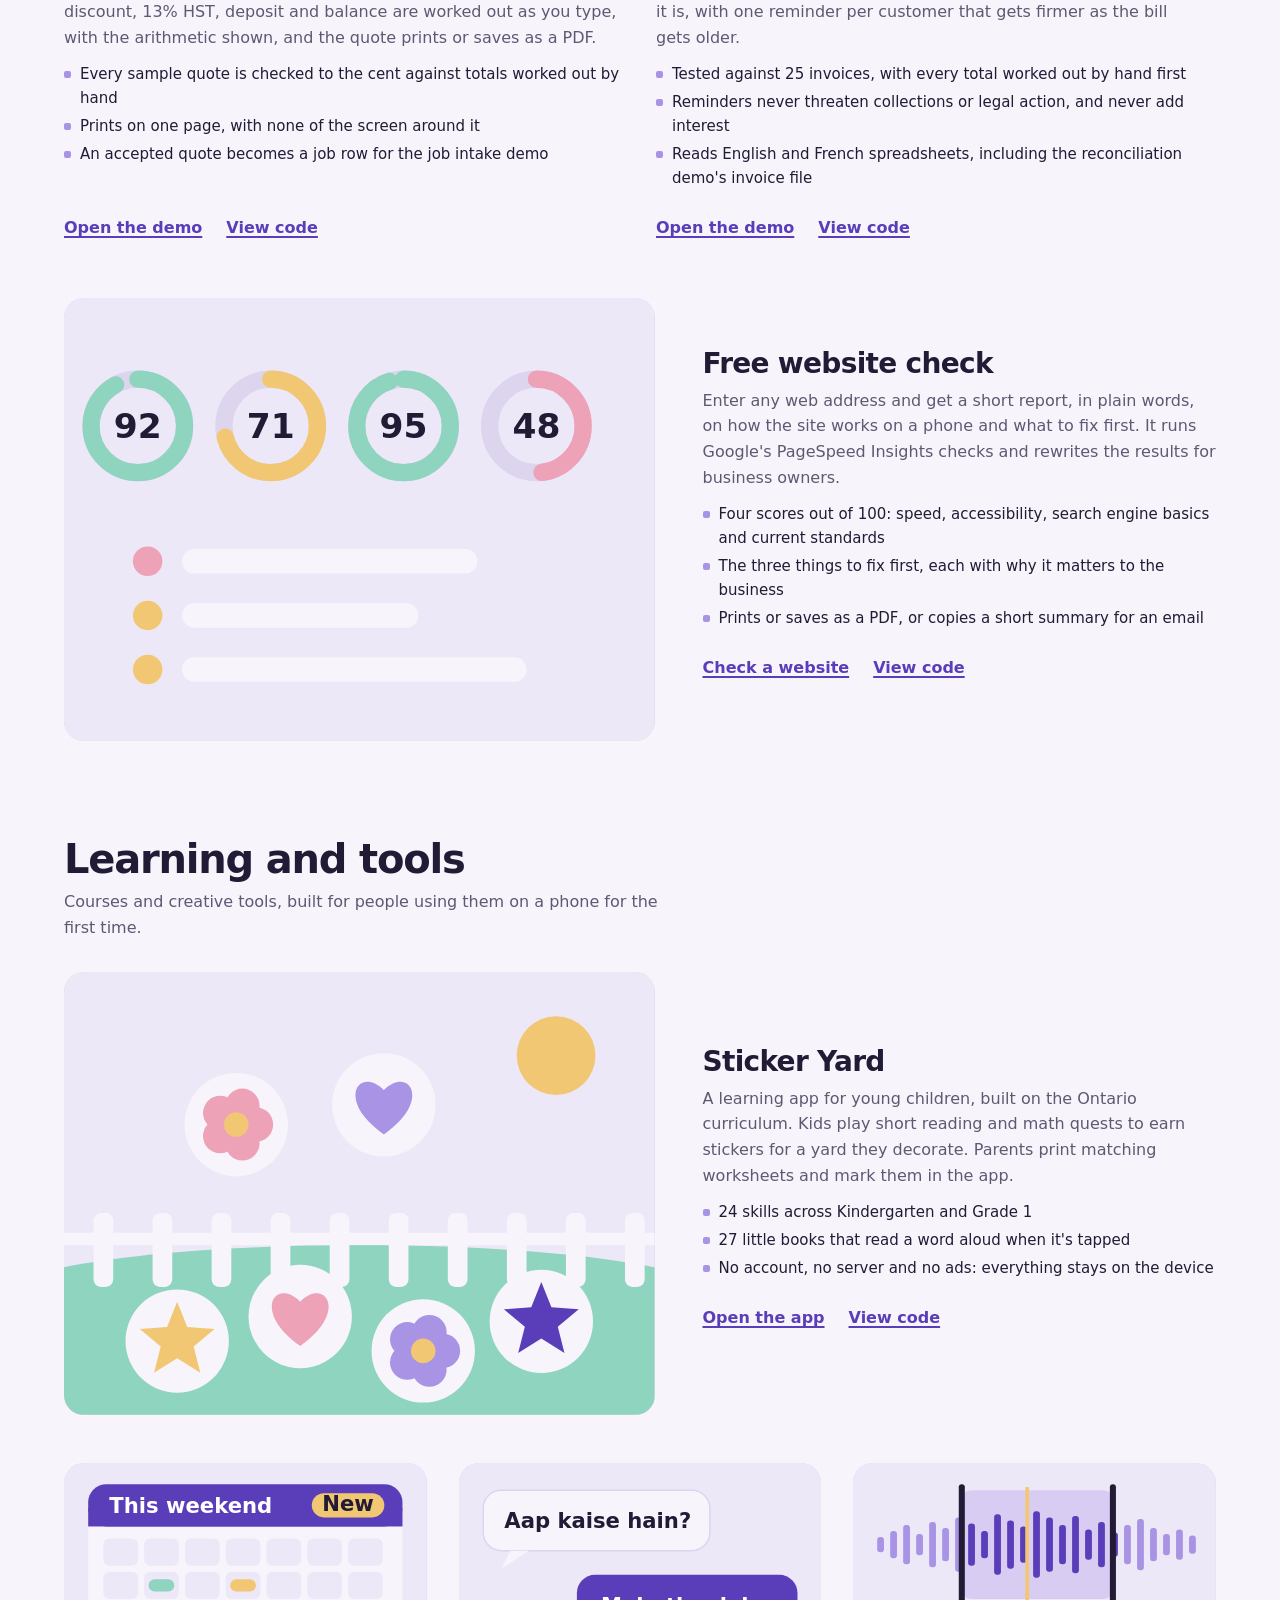
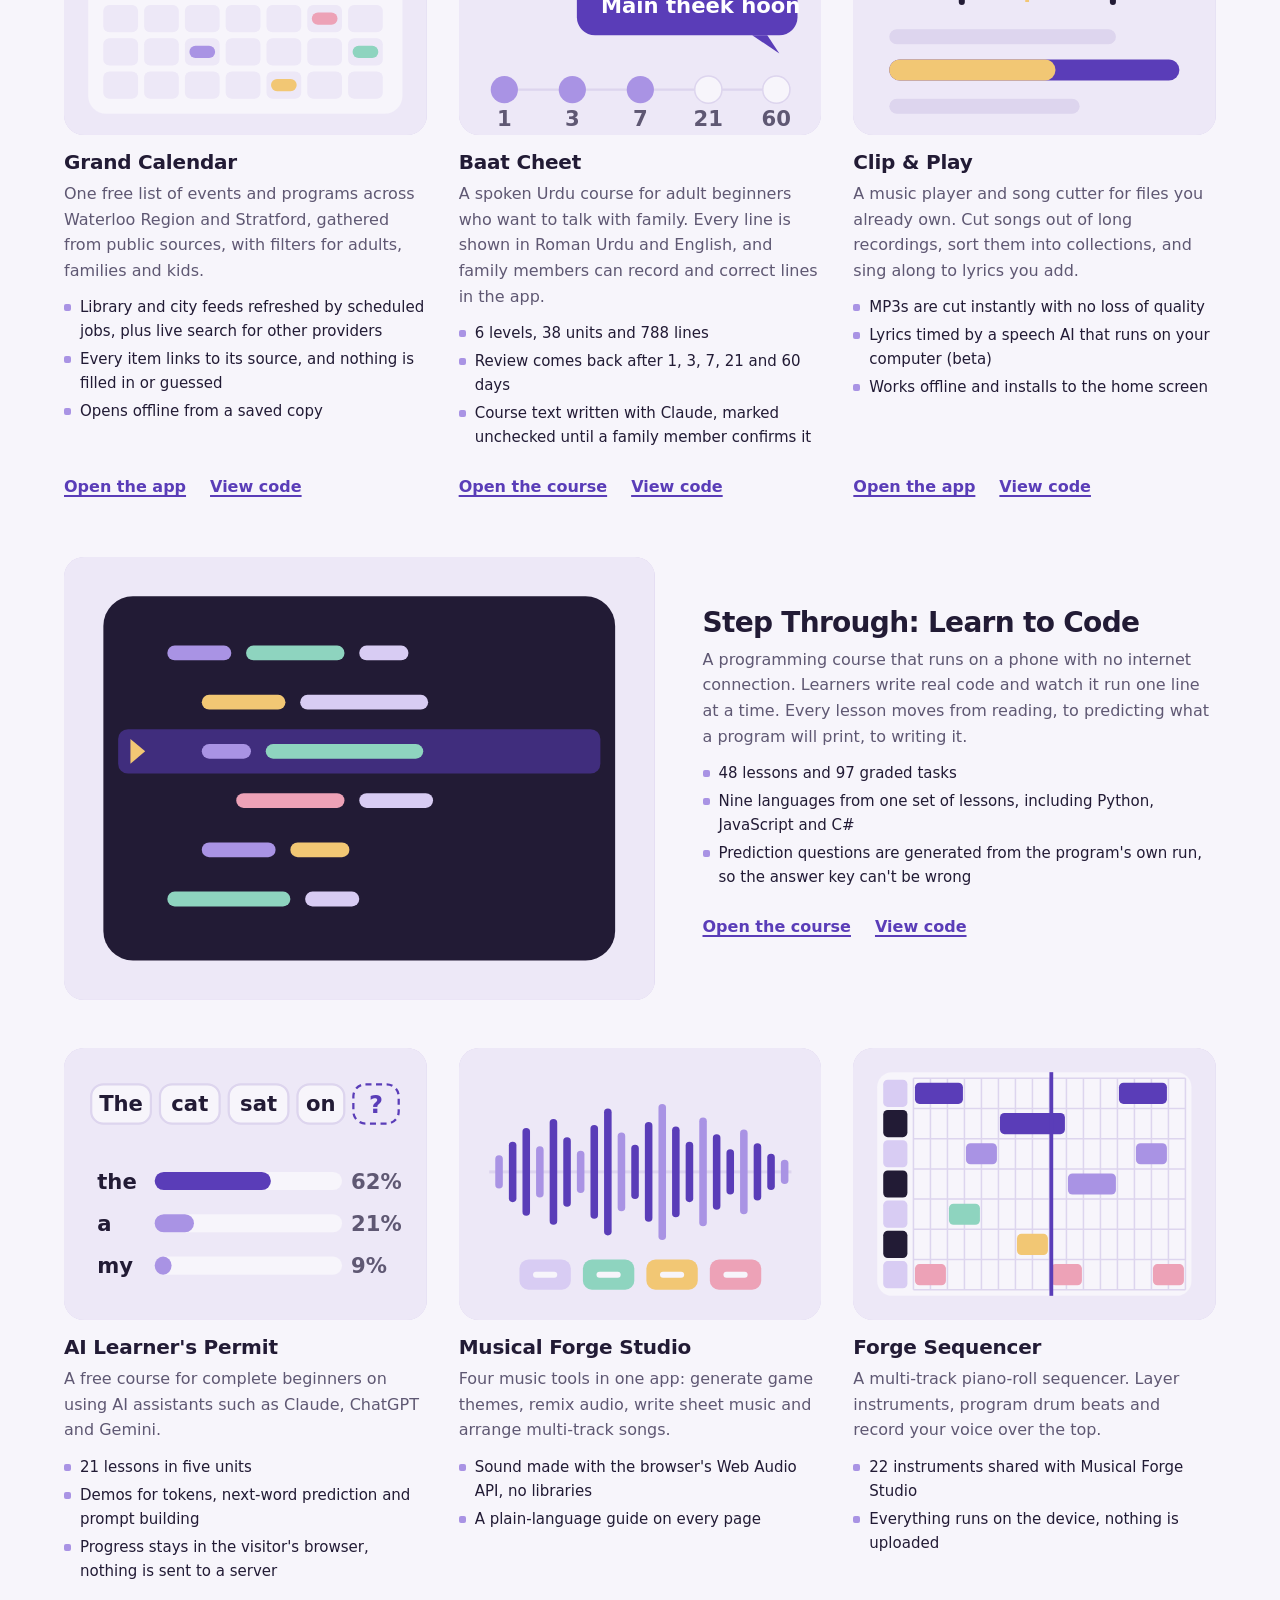
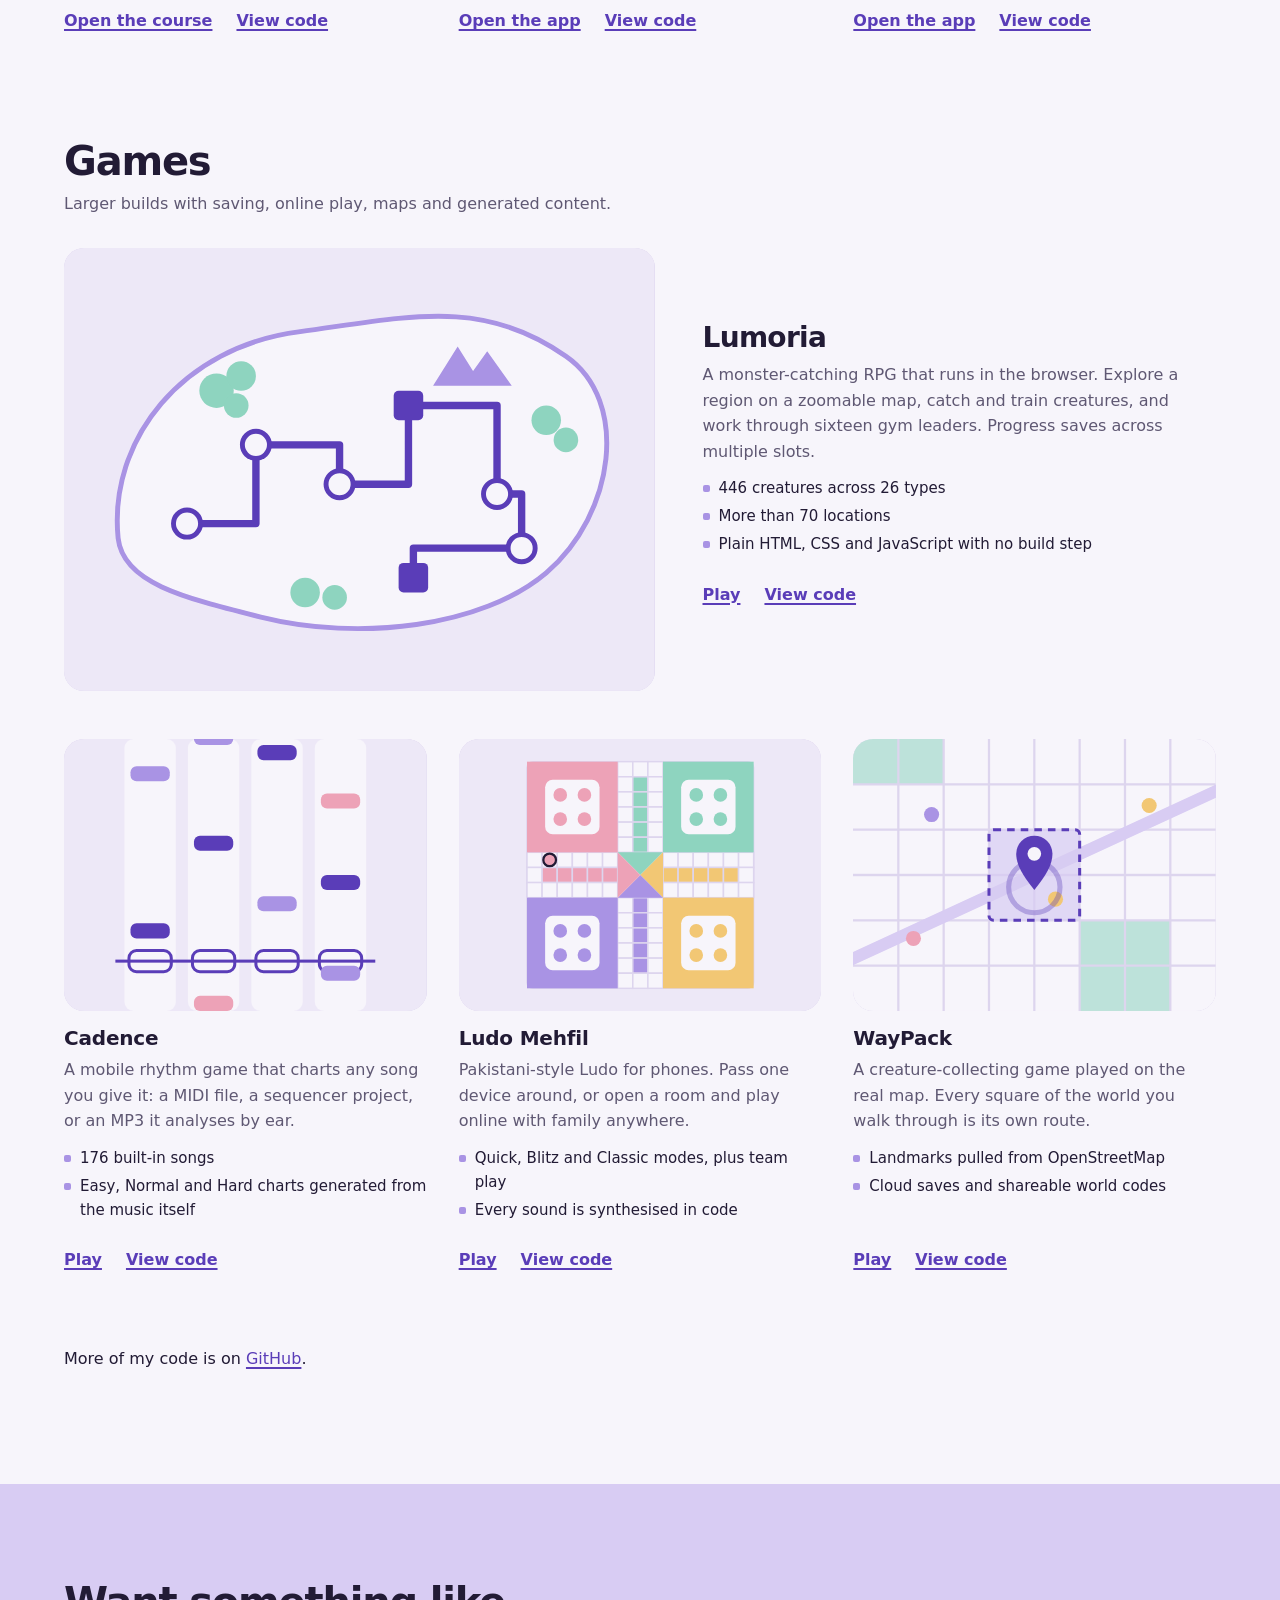
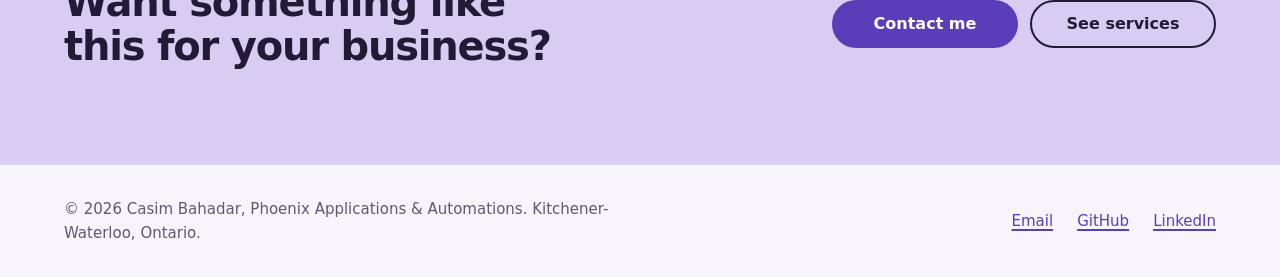
<file: work.html>
<!doctype html>
<html lang="en">
<head>
<meta charset="utf-8">
<meta http-equiv="Content-Security-Policy" content="default-src 'self'; script-src 'self'; style-src 'self' 'unsafe-inline' https://fonts.googleapis.com; font-src https://fonts.gstatic.com; img-src 'self' data:; connect-src 'none'; object-src 'none'; base-uri 'none'; form-action 'none'">
<meta name="viewport" content="width=device-width, initial-scale=1, viewport-fit=cover">
<title>Work | Casim Bahadar</title>
<meta name="description" content="Live websites, courses, tools and browser games built by Casim Bahadar, a freelance developer in Kitchener-Waterloo.">
<meta name="theme-color" content="#F7F5FB">
<meta property="og:type" content="website">
<meta property="og:title" content="Casim Bahadar | Solutions Developer">
<meta property="og:description" content="Solutions and application developer in Kitchener-Waterloo. Custom web apps, automations, integrations, data cleanup and websites.">
<meta property="og:image" content="https://casimbahadar.github.io/og-image.png">
<meta name="twitter:card" content="summary_large_image">
<link rel="icon" href="favicon.svg" type="image/svg+xml">
<link rel="icon" href="favicon-32.png" sizes="32x32" type="image/png">
<link rel="apple-touch-icon" href="apple-touch-icon.png">
<link rel="preconnect" href="https://fonts.googleapis.com">
<link rel="preconnect" href="https://fonts.gstatic.com" crossorigin>
<link rel="stylesheet" href="https://fonts.googleapis.com/css2?family=Schibsted+Grotesk:ital,wght@0,400..900;1,400..900&display=swap">
<link rel="stylesheet" href="styles.css">
<script src="script.js" defer></script>
</head>
<body>
<a class="skip" href="#main">Skip to content</a>

<header class="site-header">
  <div class="wrap header-inner">
    <a class="wordmark" href="index.html"><img class="mark" src="favicon.svg" alt="" width="40" height="40">Casim Bahadar</a>
    <nav class="site-nav" aria-label="Main">
      <ul>
        <li class="nav-home"><a href="index.html">Home</a></li>
        <li><a href="work.html" aria-current="page">Work</a></li>
        <li><a href="services.html">Services</a></li>
        <li><a href="about.html">About</a></li>
        <li><a href="contact.html">Contact</a></li>
      </ul>
    </nav>
  </div>
</header>

<main id="main">
  <section class="page-intro">
    <div class="wrap">
      <h1 class="title">Things I've built</h1>
      <p class="lede">Every project here is live and free to open. Most are a single HTML file that runs in the browser with nothing to install.</p>
      <nav class="jump" aria-label="On this page">
        <ul>
          <li><a href="#demos-heading">Business demos</a></li>
          <li><a href="#learn-heading">Learning and tools</a></li>
          <li><a href="#games-heading">Games</a></li>
        </ul>
      </nav>
    </div>
  </section>

  <div class="wrap section pt-4">
    <section class="group" aria-labelledby="demos-heading">
      <div class="group-head">
        <h2 id="demos-heading">Business demos</h2>
        <p>Small working versions of jobs businesses hire me for. Each opens with made-up sample data. Nothing you load leaves your device, except in the AI demo's live mode, which says exactly what it sends.</p>
      </div>
      <div class="projects">
        <article class="project project--wide">
          <div class="scene-wrap" data-scene="email-intake"></div>
          <div>
            <h3>Email to job ticket</h3>
            <p>An AI model reads a customer email for a made-up plumbing company and drafts job tickets and a reply. Then code checks that every field quotes the email, and shows anything the model made up that the checks caught.</p>
            <ul class="facts">
              <li>Urgency matched the expected answer for 18 of 18 jobs in its eval run</li>
              <li>Every field shown is checked against the email's own words</li>
              <li>Recorded samples work for anyone, and a free live mode reads your own made-up email</li>
            </ul>
            <div class="project-links"><a href="https://casimbahadar.github.io/email-intake/">Open the demo</a><a href="https://github.com/casimbahadar/email-intake">View code</a></div>
          </div>
        </article>

        <article class="project">
          <div class="scene-wrap" data-scene="data-cleanup"></div>
          <h3>Customer list cleanup</h3>
          <p>Load a customer spreadsheet and get it back with spacing, capitalization, phone numbers, postal codes and dates fixed. Possible duplicates are listed for a person to confirm, and every change is logged cell by cell.</p>
          <ul class="facts">
            <li>Tested to find exactly 42 planted fixes and 17 planted problems in its sample, with no false flags</li>
            <li>Reads Shopify-style exports, French headers and files saved by Excel on Windows</li>
            <li>Nothing is merged without the person choosing to</li>
          </ul>
          <div class="project-links"><a href="https://casimbahadar.github.io/data-cleanup/">Open the demo</a><a href="https://github.com/casimbahadar/data-cleanup">View code</a></div>
        </article>

        <article class="project">
          <div class="scene-wrap" data-scene="reconcile"></div>
          <h3>Invoice and bank reconciliation</h3>
          <p>Load invoices and a bank statement. Payments are matched by invoice number, or by amount and date, and whatever is left becomes a short list for a person, each item with the reason it was flagged.</p>
          <ul class="facts">
            <li>Flags unpaid, partly paid and duplicate payments, and HST that isn't 13%</li>
            <li>Handles RBC-style and TD-style bank export layouts, including files with no header row</li>
            <li>Leftover payments can be matched by hand, and each hand match can be undone</li>
          </ul>
          <div class="project-links"><a href="https://casimbahadar.github.io/accounting-reconciliation/">Open the demo</a><a href="https://github.com/casimbahadar/accounting-reconciliation">View code</a></div>
        </article>

        <article class="project">
          <div class="scene-wrap" data-scene="job-intake"></div>
          <h3>Job request intake and tracker</h3>
          <p>A request form for a made-up plumbing company. One entry produces a priority, a job checklist, a message for the customer, a calendar file and a spreadsheet row, and the office tracks each job on a status board.</p>
          <ul class="facts">
            <li>Priority comes from rules printed on the page</li>
            <li>A gas smell shows safety steps instead of booking a visit</li>
            <li>Stays in the browser and doesn't connect to any outside service</li>
          </ul>
          <div class="project-links"><a href="https://casimbahadar.github.io/job-intake/">Open the demo</a><a href="https://github.com/casimbahadar/job-intake">View code</a></div>
        </article>

        <article class="project">
          <div class="scene-wrap" data-scene="time-audit"></div>
          <h3>Workflow time audit</h3>
          <p>List the steps of a task you repeat and see which ones take the most hours a year, worked out only from your own numbers with the formula on screen.</p>
          <ul class="facts">
            <li>Shows the time a task takes now, not promised savings</li>
            <li>Every step shows its own arithmetic</li>
            <li>Ends with a summary to copy and a CSV download</li>
          </ul>
          <div class="project-links"><a href="https://casimbahadar.github.io/time-audit/">Open the demo</a><a href="https://github.com/casimbahadar/time-audit">View code</a></div>
        </article>

        <article class="project">
          <div class="scene-wrap" data-scene="quote-builder"></div>
          <h3>Job quote builder</h3>
          <p>Build a quote for a made-up plumbing company from a price list. The discount, 13% HST, deposit and balance are worked out as you type, with the arithmetic shown, and the quote prints or saves as a PDF.</p>
          <ul class="facts">
            <li>Every sample quote is checked to the cent against totals worked out by hand</li>
            <li>Prints on one page, with none of the screen around it</li>
            <li>An accepted quote becomes a job row for the job intake demo</li>
          </ul>
          <div class="project-links"><a href="https://casimbahadar.github.io/quote-builder/">Open the demo</a><a href="https://github.com/casimbahadar/quote-builder">View code</a></div>
        </article>

        <article class="project">
          <div class="scene-wrap" data-scene="overdue-invoices"></div>
          <h3>Overdue invoice follow-up</h3>
          <p>Load an invoice list and see what's owed, grouped by how late it is, with one reminder per customer that gets firmer as the bill gets older.</p>
          <ul class="facts">
            <li>Tested against 25 invoices, with every total worked out by hand first</li>
            <li>Reminders never threaten collections or legal action, and never add interest</li>
            <li>Reads English and French spreadsheets, including the reconciliation demo's invoice file</li>
          </ul>
          <div class="project-links"><a href="https://casimbahadar.github.io/overdue-invoices/">Open the demo</a><a href="https://github.com/casimbahadar/overdue-invoices">View code</a></div>
        </article>

        <article class="project project--wide">
          <div class="scene-wrap" data-scene="website-check"></div>
          <div>
            <h3>Free website check</h3>
            <p>Enter any web address and get a short report, in plain words, on how the site works on a phone and what to fix first. It runs Google's PageSpeed Insights checks and rewrites the results for business owners.</p>
            <ul class="facts">
              <li>Four scores out of 100: speed, accessibility, search engine basics and current standards</li>
              <li>The three things to fix first, each with why it matters to the business</li>
              <li>Prints or saves as a PDF, or copies a short summary for an email</li>
            </ul>
            <div class="project-links"><a href="https://casimbahadar.github.io/website-check/">Check a website</a><a href="https://github.com/casimbahadar/website-check">View code</a></div>
          </div>
        </article>
      </div>
    </section>

    <section class="group" aria-labelledby="learn-heading">
      <div class="group-head">
        <h2 id="learn-heading">Learning and tools</h2>
        <p>Courses and creative tools, built for people using them on a phone for the first time.</p>
      </div>
      <div class="projects projects--three">
        <article class="project project--wide">
          <div class="scene-wrap" data-scene="sticker-yard"></div>
          <div>
            <h3>Sticker Yard</h3>
            <p>A learning app for young children, built on the Ontario curriculum. Kids play short reading and math quests to earn stickers for a yard they decorate. Parents print matching worksheets and mark them in the app.</p>
            <ul class="facts">
              <li>24 skills across Kindergarten and Grade 1</li>
              <li>27 little books that read a word aloud when it's tapped</li>
              <li>No account, no server and no ads: everything stays on the device</li>
            </ul>
            <div class="project-links"><a href="https://casimbahadar.github.io/sticker-yard/">Open the app</a><a href="https://github.com/casimbahadar/sticker-yard">View code</a></div>
          </div>
        </article>

        <article class="project">
          <div class="scene-wrap" data-scene="grand-calendar"></div>
          <h3>Grand Calendar</h3>
          <p>One free list of events and programs across Waterloo Region and Stratford, gathered from public sources, with filters for adults, families and kids.</p>
          <ul class="facts">
            <li>Library and city feeds refreshed by scheduled jobs, plus live search for other providers</li>
            <li>Every item links to its source, and nothing is filled in or guessed</li>
            <li>Opens offline from a saved copy</li>
          </ul>
          <div class="project-links"><a href="https://casimbahadar.github.io/grand-calendar/">Open the app</a><a href="https://github.com/casimbahadar/grand-calendar">View code</a></div>
        </article>

        <article class="project">
          <div class="scene-wrap" data-scene="baat-cheet"></div>
          <h3>Baat Cheet</h3>
          <p>A spoken Urdu course for adult beginners who want to talk with family. Every line is shown in Roman Urdu and English, and family members can record and correct lines in the app.</p>
          <ul class="facts">
            <li>6 levels, 38 units and 788 lines</li>
            <li>Review comes back after 1, 3, 7, 21 and 60 days</li>
            <li>Course text written with Claude, marked unchecked until a family member confirms it</li>
          </ul>
          <div class="project-links"><a href="https://casimbahadar.github.io/baat-cheet/">Open the course</a><a href="https://github.com/casimbahadar/baat-cheet">View code</a></div>
        </article>

        <article class="project">
          <div class="scene-wrap" data-scene="clip-and-play"></div>
          <h3>Clip &amp; Play</h3>
          <p>A music player and song cutter for files you already own. Cut songs out of long recordings, sort them into collections, and sing along to lyrics you add.</p>
          <ul class="facts">
            <li>MP3s are cut instantly with no loss of quality</li>
            <li>Lyrics timed by a speech AI that runs on your computer (beta)</li>
            <li>Works offline and installs to the home screen</li>
          </ul>
          <div class="project-links"><a href="https://clip-and-play.casimbahadar.workers.dev">Open the app</a><a href="https://github.com/casimbahadar/clip-and-play">View code</a></div>
        </article>

        <article class="project project--wide">
          <div class="scene-wrap" data-scene="step-through"></div>
          <div>
            <h3>Step Through: Learn to Code</h3>
            <p>A programming course that runs on a phone with no internet connection. Learners write real code and watch it run one line at a time. Every lesson moves from reading, to predicting what a program will print, to writing it.</p>
            <ul class="facts">
              <li>48 lessons and 97 graded tasks</li>
              <li>Nine languages from one set of lessons, including Python, JavaScript and C#</li>
              <li>Prediction questions are generated from the program's own run, so the answer key can't be wrong</li>
            </ul>
            <div class="project-links"><a href="https://casimbahadar.github.io/step-through/">Open the course</a><a href="https://github.com/casimbahadar/step-through">View code</a></div>
          </div>
        </article>

        <article class="project">
          <div class="scene-wrap" data-scene="ai-learners"></div>
          <h3>AI Learner's Permit</h3>
          <p>A free course for complete beginners on using AI assistants such as Claude, ChatGPT and Gemini.</p>
          <ul class="facts">
            <li>21 lessons in five units</li>
            <li>Demos for tokens, next-word prediction and prompt building</li>
            <li>Progress stays in the visitor's browser, nothing is sent to a server</li>
          </ul>
          <div class="project-links"><a href="https://casimbahadar.github.io/ai-learners/">Open the course</a><a href="https://github.com/casimbahadar/ai-learners">View code</a></div>
        </article>

        <article class="project">
          <div class="scene-wrap" data-scene="musical-forge"></div>
          <h3>Musical Forge Studio</h3>
          <p>Four music tools in one app: generate game themes, remix audio, write sheet music and arrange multi-track songs.</p>
          <ul class="facts">
            <li>Sound made with the browser's Web Audio API, no libraries</li>
            <li>A plain-language guide on every page</li>
          </ul>
          <div class="project-links"><a href="https://casimbahadar.github.io/Musical-Forge-Studio/">Open the app</a><a href="https://github.com/casimbahadar/Musical-Forge-Studio">View code</a></div>
        </article>

        <article class="project">
          <div class="scene-wrap" data-scene="forge-sequencer"></div>
          <h3>Forge Sequencer</h3>
          <p>A multi-track piano-roll sequencer. Layer instruments, program drum beats and record your voice over the top.</p>
          <ul class="facts">
            <li>22 instruments shared with Musical Forge Studio</li>
            <li>Everything runs on the device, nothing is uploaded</li>
          </ul>
          <div class="project-links"><a href="https://casimbahadar.github.io/forge-sequencer/">Open the app</a><a href="https://github.com/casimbahadar/forge-sequencer">View code</a></div>
        </article>
      </div>
    </section>

    <section class="group" aria-labelledby="games-heading">
      <div class="group-head">
        <h2 id="games-heading">Games</h2>
        <p>Larger builds with saving, online play, maps and generated content.</p>
      </div>
      <div class="projects projects--games">
        <article class="project project--wide">
          <div class="scene-wrap" data-scene="lumoria"></div>
          <div>
            <h3>Lumoria</h3>
            <p>A monster-catching RPG that runs in the browser. Explore a region on a zoomable map, catch and train creatures, and work through sixteen gym leaders. Progress saves across multiple slots.</p>
            <ul class="facts">
              <li>446 creatures across 26 types</li>
              <li>More than 70 locations</li>
              <li>Plain HTML, CSS and JavaScript with no build step</li>
            </ul>
            <div class="project-links"><a href="https://casimbahadar.github.io/Lumoria/">Play</a><a href="https://github.com/casimbahadar/Lumoria">View code</a></div>
          </div>
        </article>

        <article class="project">
          <div class="scene-wrap" data-scene="cadence"></div>
          <h3>Cadence</h3>
          <p>A mobile rhythm game that charts any song you give it: a MIDI file, a sequencer project, or an MP3 it analyses by ear.</p>
          <ul class="facts">
            <li>176 built-in songs</li>
            <li>Easy, Normal and Hard charts generated from the music itself</li>
          </ul>
          <div class="project-links"><a href="https://casimbahadar.github.io/Cadence/">Play</a><a href="https://github.com/casimbahadar/Cadence">View code</a></div>
        </article>

        <article class="project">
          <div class="scene-wrap" data-scene="ludo"></div>
          <h3>Ludo Mehfil</h3>
          <p>Pakistani-style Ludo for phones. Pass one device around, or open a room and play online with family anywhere.</p>
          <ul class="facts">
            <li>Quick, Blitz and Classic modes, plus team play</li>
            <li>Every sound is synthesised in code</li>
          </ul>
          <div class="project-links"><a href="https://casimbahadar.github.io/Ludo-Mehfil/">Play</a><a href="https://github.com/casimbahadar/Ludo-Mehfil">View code</a></div>
        </article>

        <article class="project">
          <div class="scene-wrap" data-scene="waypack"></div>
          <h3>WayPack</h3>
          <p>A creature-collecting game played on the real map. Every square of the world you walk through is its own route.</p>
          <ul class="facts">
            <li>Landmarks pulled from OpenStreetMap</li>
            <li>Cloud saves and shareable world codes</li>
          </ul>
          <div class="project-links"><a href="https://casimbahadar.github.io/WayPack/">Play</a><a href="https://github.com/casimbahadar/WayPack">View code</a></div>
        </article>

      </div>
    </section>

    <p class="mt-8">More of my code is on <a href="https://github.com/casimbahadar">GitHub</a>.</p>
  </div>

  <section class="section cta-band" aria-labelledby="cta-heading">
    <div class="wrap">
      <h2 id="cta-heading">Want something like this for your business?</h2>
      <div class="actions">
        <a class="btn btn-primary" href="contact.html">Contact me</a>
        <a class="btn btn-quiet" href="services.html">See services</a>
      </div>
    </div>
  </section>
</main>

<footer class="site-footer">
  <div class="wrap footer-inner">
    <p>&copy; <span data-year>2026</span> Casim Bahadar, Phoenix Applications &amp; Automations. Kitchener-Waterloo, Ontario.</p>
    <ul class="footer-links">
      <li><a data-email href="contact.html">Email</a></li>
      <li><a href="https://github.com/casimbahadar">GitHub</a></li>
      <li data-linkedin hidden><a href="#">LinkedIn</a></li>
    </ul>
  </div>
</footer>
</body>
</html>
</file>
<file: styles.css>
/* Casim Bahadar, portfolio styles.
   Mobile-first: base rules target phones, min-width queries widen.
   Spacing sits on a 4px scale (tokens --s1 to --s9); radii use --r-* tokens. */

:root {
  --paper: #F7F5FB;
  --mist: #EDE8F7;
  --lav: #D8CCF3;
  --lav2: #A993E4;
  --violet: #5A3DB8;
  --violet-deep: #432C93;
  --ink: #221B35;
  --ink-2: #312848;
  --slate: #5F5873;
  --line: #DDD5EE;
  --field: #CFC5E6;
  --mint: #8ED4BF;
  --sun: #F2C774;
  --rose: #EDA2B7;
  --error: #A32A3C;

  --s1: 0.25rem; --s2: 0.5rem; --s3: 0.75rem; --s4: 1rem; --s5: 1.5rem;
  --s6: 2rem; --s7: 3rem; --s8: 4rem; --s9: 6rem;
  --r-xs: 4px; --r-md: 12px; --r-lg: 20px; --r-pill: 999px;
  --r-device: 40px; --r-screen: 32px;

  --font: "Schibsted Grotesk", ui-sans-serif, system-ui, -apple-system, "Segoe UI", Roboto, "Helvetica Neue", Arial, sans-serif;
  --wrap: 72rem;
  --gutter: 1.25rem;
  --tap: 2.75rem;
  color-scheme: light;
}
@media (min-width: 48rem) { :root { --gutter: 2rem; } }
@media (min-width: 64rem) { :root { --gutter: 3rem; } }
@media (min-width: 96rem) { :root { --wrap: 82rem; } }

@view-transition { navigation: auto; }
::view-transition-old(root),
::view-transition-new(root) { animation-duration: 0.2s; }

*, *::before, *::after { box-sizing: border-box; }

html {
  -webkit-text-size-adjust: 100%;
  scroll-padding-top: calc(env(safe-area-inset-top, 0px) + var(--s9));
}

body {
  margin: 0;
  background: var(--paper);
  color: var(--ink);
  font-family: var(--font);
  font-size: 1rem;
  line-height: 1.6;
  padding-left: env(safe-area-inset-left, 0px);
  padding-right: env(safe-area-inset-right, 0px);
  padding-bottom: calc(var(--s8) + var(--s3) + env(safe-area-inset-bottom, 0px));
  -webkit-font-smoothing: antialiased;
}
@media (min-width: 48rem) { body { padding-bottom: env(safe-area-inset-bottom, 0px); } }

img, svg { max-width: 100%; }

h1, h2, h3 {
  margin: 0 0 var(--s4);
  font-weight: 800;
  line-height: 1.1;
  letter-spacing: -0.02em;
  text-wrap: balance;
}
h2 { font-size: 1.75rem; letter-spacing: -0.03em; }
h3 { font-size: 1.25rem; font-weight: 700; letter-spacing: -0.01em; margin-bottom: var(--s2); }
@media (min-width: 48rem) { h2 { font-size: 2.25rem; } }
@media (min-width: 64rem) { h2 { font-size: 2.5rem; } }
p { margin: 0 0 var(--s4); max-width: 66ch; text-wrap: pretty; }

a {
  color: var(--violet);
  text-decoration-thickness: 1.5px;
  text-underline-offset: 0.2em;
}
@media (hover: hover) { a:hover { color: var(--violet-deep); } }

:focus-visible {
  outline: 3px solid var(--violet);
  outline-offset: 3px;
  border-radius: var(--r-xs);
}

.wrap {
  width: 100%;
  max-width: calc(var(--wrap) + var(--gutter) * 2);
  margin-inline: auto;
  padding-inline: var(--gutter);
}

.skip {
  position: absolute;
  left: var(--s4);
  top: -4rem;
  z-index: 100;
  padding: var(--s3) var(--s4);
  border-radius: var(--r-pill);
  background: var(--ink);
  color: var(--paper);
}
.skip:focus { top: calc(env(safe-area-inset-top, 0px) + var(--s3)); color: var(--paper); }

/* Header and navigation.
   Phones: the wordmark scrolls away and the menu is a bar pinned to the bottom.
   48rem and up: one sticky row at the top. */

.site-header {
  view-transition-name: site-header;
  position: relative;
  z-index: 30;
  padding-top: env(safe-area-inset-top, 0px);
  border-bottom: 1px solid var(--line);
  background: var(--paper);
}
.header-inner {
  display: flex;
  align-items: center;
  justify-content: space-between;
  gap: var(--s3) var(--s6);
  padding-block: var(--s4);
}
.wordmark {
  display: inline-flex;
  align-items: center;
  gap: var(--s3);
  min-height: var(--tap);
  color: var(--ink);
  font-weight: 800;
  font-size: 1.125rem;
  letter-spacing: -0.02em;
  text-decoration: none;
}
.wordmark:hover { color: var(--ink); }
.mark {
  display: block;
  width: 2.5rem;
  height: 2.5rem;
}

.site-nav {
  position: fixed;
  z-index: 30;
  left: 0;
  right: 0;
  bottom: 0;
  padding: var(--s2) max(var(--s2), env(safe-area-inset-right, 0px)) calc(var(--s2) + env(safe-area-inset-bottom, 0px)) max(var(--s2), env(safe-area-inset-left, 0px));
  border-top: 1px solid var(--line);
  background: color-mix(in srgb, var(--paper) 92%, transparent);
  -webkit-backdrop-filter: blur(12px);
  backdrop-filter: blur(12px);
}
.site-nav ul {
  display: grid;
  grid-template-columns: repeat(5, minmax(0, 1fr));
  gap: var(--s1);
  margin: 0;
  padding: 0;
  list-style: none;
}
.site-nav a {
  display: flex;
  align-items: center;
  justify-content: center;
  min-height: var(--tap);
  padding: 0 var(--s1);
  border-radius: var(--r-pill);
  color: var(--ink);
  font-size: 0.875rem;
  font-weight: 600;
  text-decoration: none;
}
.site-nav a[aria-current="page"] { background: var(--lav); color: var(--violet-deep); }

@media (min-width: 48rem) {
  .site-header {
    position: sticky;
    top: 0;
    background: color-mix(in srgb, var(--paper) 90%, transparent);
    -webkit-backdrop-filter: blur(12px);
    backdrop-filter: blur(12px);
  }
  .site-nav {
    position: static;
    padding: 0;
    border-top: 0;
    background: none;
    -webkit-backdrop-filter: none;
    backdrop-filter: none;
  }
  .site-nav ul { display: flex; gap: var(--s5); }
  .nav-home { display: none; }
  .site-nav a {
    padding: 0;
    border-radius: 0;
    font-size: 1rem;
    font-weight: 500;
  }
  .site-nav a[aria-current="page"] {
    background: none;
    color: var(--ink);
    text-decoration: underline;
    text-decoration-color: var(--violet);
    text-decoration-thickness: 2px;
    text-underline-offset: 0.45em;
  }
}
@media (min-width: 48rem) and (hover: hover) {
  .site-nav a:hover { text-decoration: underline; text-decoration-color: var(--lav2); }
}

/* Buttons: one system. Groups share equal widths. */

.btn {
  display: inline-flex;
  align-items: center;
  justify-content: center;
  min-height: 3rem;
  padding: var(--s3) var(--s5);
  border: 2px solid transparent;
  border-radius: var(--r-pill);
  font: inherit;
  font-weight: 650;
  line-height: 1.2;
  text-align: center;
  text-decoration: none;
  cursor: pointer;
  transition: background-color 0.15s, color 0.15s, border-color 0.15s;
}
.btn-primary { background: var(--violet); color: #fff; }
.btn-quiet { border-color: var(--ink); color: var(--ink); background: transparent; }
.btn-small { min-height: var(--tap); padding: var(--s2) var(--s4); font-size: 0.9375rem; }
@media (hover: hover) {
  .btn-primary:hover { background: var(--violet-deep); color: #fff; }
  .btn-quiet:hover { background: var(--ink); color: var(--paper); }
}

.actions {
  display: grid;
  grid-template-columns: repeat(2, minmax(0, 1fr));
  gap: var(--s3);
  max-width: 24rem;
  margin-top: var(--s6);
}

/* Hero */

.hero {
  position: relative;
  overflow: hidden;
  padding-block: var(--s7) var(--s8);
}
@media (min-width: 48rem) { .hero { padding-block: var(--s8) var(--s9); } }
.hero-grid { display: grid; gap: var(--s7); align-items: center; }
@media (min-width: 60rem) {
  .hero-grid { grid-template-columns: minmax(0, 1.4fr) minmax(0, 0.8fr); gap: var(--s6); }
}
.display {
  max-width: 15ch;
  margin-bottom: var(--s5);
  font-size: 2.625rem;
  font-weight: 850;
  line-height: 1;
  letter-spacing: -0.045em;
}
@media (min-width: 30rem) { .display { font-size: 3.25rem; } }
@media (min-width: 48rem) { .display { font-size: 4.25rem; } }
@media (min-width: 80rem) { .display { font-size: 5.25rem; } }
.lede {
  max-width: 46ch;
  color: var(--slate);
  font-size: 1.125rem;
  line-height: 1.5;
}
@media (min-width: 48rem) { .lede { font-size: 1.25rem; } }

.hero-visual {
  position: relative;
  display: flex;
  flex-direction: column;
  align-items: center;
  padding-block: var(--s4);
}
.hero-visual::before {
  content: "";
  position: absolute;
  z-index: 0;
  top: 46%;
  left: 50%;
  width: min(36rem, 125%);
  aspect-ratio: 1;
  border-radius: 50%;
  background: var(--lav);
  transform: translate(-50%, -50%);
}
@media (min-width: 60rem) { .hero-visual::before { transform: translate(-44%, -50%); } }

.phone {
  position: relative;
  z-index: 1;
  width: min(18.5rem, 80vw);
  aspect-ratio: 9 / 17;
  padding: var(--s3);
  border-radius: var(--r-device);
  background: var(--ink);
  box-shadow: 0 2rem 3.5rem -1.75rem rgba(34, 27, 53, 0.55);
}
.phone-screen {
  position: relative;
  display: flex;
  flex-direction: column;
  height: 100%;
  padding: var(--s7) var(--s4) var(--s4);
  border-radius: var(--r-screen);
  background: var(--paper);
  overflow: hidden;
}
.phone-screen::before {
  content: "";
  position: absolute;
  top: var(--s3);
  left: 50%;
  width: 5.25rem;
  height: 1.25rem;
  border-radius: var(--r-pill);
  background: var(--ink);
  transform: translateX(-50%);
}
.ps-body { transition: opacity 0.2s ease, transform 0.2s ease; }
.phone-screen.is-swapping .ps-body { opacity: 0; transform: translateY(8px); }
.ps-meta { margin: 0 0 var(--s2); font-size: 0.875rem; font-weight: 600; color: var(--slate); }
.ps-title { margin: var(--s4) 0 var(--s1); font-size: 1.25rem; font-weight: 800; letter-spacing: -0.02em; line-height: 1.2; }
.ps-text { margin: 0; font-size: 0.875rem; line-height: 1.5; color: var(--slate); }
.ps-link { margin-top: auto; width: 100%; }
.ps-progress {
  height: 4px;
  margin-top: var(--s3);
  border-radius: var(--r-pill);
  background: var(--line);
  overflow: hidden;
}
.ps-progress span {
  display: block;
  height: 100%;
  background: var(--violet);
  transform: scaleX(0);
  transform-origin: left center;
}
.ps-progress.is-running span { animation: progress var(--dur, 6s) linear forwards; }
@keyframes progress { to { transform: scaleX(1); } }

.phone-dots {
  position: relative;
  z-index: 1;
  display: flex;
  justify-content: center;
  margin-top: var(--s4);
}
.phone-dots button {
  display: grid;
  place-items: center;
  width: var(--tap);
  height: var(--tap);
  padding: 0;
  border: 0;
  background: none;
  cursor: pointer;
}
.phone-dots button::before {
  content: "";
  width: 10px;
  height: 10px;
  border-radius: var(--r-pill);
  background: var(--ink);
  opacity: 0.3;
  transition: width 0.2s, opacity 0.2s;
}
.phone-dots button[aria-pressed="true"]::before { width: 24px; opacity: 1; background: var(--violet); }

/* One orchestrated entrance, home hero only. Content stays visible if it never runs. */
.reveal { animation: rise 0.7s cubic-bezier(0.2, 0.7, 0.2, 1) both; animation-delay: calc(var(--i, 0) * 100ms); }
@keyframes rise { from { opacity: 0; transform: translateY(16px); } }

/* Sections */

.section { padding-block: var(--s8); }
@media (min-width: 48rem) { .section { padding-block: var(--s9); } }
.section-head {
  display: flex;
  flex-wrap: wrap;
  align-items: baseline;
  justify-content: space-between;
  gap: var(--s2) var(--s5);
  margin-bottom: var(--s6);
}
.section-head h2 { margin: 0; }
.more-link { display: inline-flex; align-items: center; min-height: var(--tap); font-weight: 650; }
.more-note { margin: var(--s6) 0 0; color: var(--slate); }

.page-intro { padding-block: var(--s7) var(--s5); }
@media (min-width: 48rem) { .page-intro { padding-block: var(--s8) var(--s6); } }
.title {
  margin-bottom: var(--s5);
  font-size: 2.5rem;
  font-weight: 850;
  line-height: 1;
  letter-spacing: -0.045em;
}
@media (min-width: 48rem) { .title { font-size: 3.5rem; } }
@media (min-width: 64rem) { .title { font-size: 4.25rem; } }

/* "On this page" links */
.jump { margin-top: var(--s6); }
.jump ul {
  display: flex;
  gap: var(--s2);
  margin: 0;
  flex-wrap: wrap;
  padding: 0;
  list-style: none;
}
.jump a {
  display: inline-flex;
  align-items: center;
  min-height: var(--tap);
  padding: 0 var(--s4);
  border: 1.5px solid var(--lav2);
  border-radius: var(--r-pill);
  color: var(--ink);
  font-size: 0.9375rem;
  font-weight: 600;
  text-decoration: none;
}
@media (hover: hover) { .jump a:hover { background: var(--lav); color: var(--ink); } }

/* Problems I solve */

.offer-list {
  display: grid;
  gap: var(--s6) var(--s7);
  margin: 0;
  padding: 0;
  list-style: none;
}
@media (min-width: 44rem) { .offer-list { grid-template-columns: repeat(2, minmax(0, 1fr)); } }
.offer { padding-top: var(--s4); border-top: 3px solid var(--lav2); }
.offer h3 a { color: inherit; text-decoration: none; }
@media (hover: hover) { .offer h3 a:hover { text-decoration: underline; text-decoration-color: var(--violet); } }
.offer p { margin: 0; color: var(--slate); }

/* Projects */

.projects { display: grid; gap: var(--s7) var(--s6); }
@media (min-width: 44rem) { .projects { grid-template-columns: repeat(2, minmax(0, 1fr)); } }
@media (min-width: 64rem) { .projects.projects--three { grid-template-columns: repeat(3, minmax(0, 1fr)); } }
@media (min-width: 80rem) { .projects.projects--games { grid-template-columns: repeat(3, minmax(0, 1fr)); } }

.project { display: flex; flex-direction: column; }
.project h3 { margin: var(--s4) 0 var(--s2); }
.project p { margin: 0 0 var(--s3); color: var(--slate); }
.project-links { display: flex; flex-wrap: wrap; gap: 0 var(--s5); margin-top: auto; font-weight: 650; }
.project-links a { display: inline-flex; align-items: center; min-height: var(--tap); }

@media (min-width: 64rem) {
  .project--wide {
    grid-column: 1 / -1;
    display: grid;
    grid-template-columns: minmax(0, 1.15fr) minmax(0, 1fr);
    gap: var(--s7);
    align-items: center;
  }
  .project--wide h3 { margin-top: 0; font-size: 1.75rem; letter-spacing: -0.025em; }
}

.facts { margin: 0 0 var(--s4); padding: 0; list-style: none; font-size: 0.9375rem; }
.facts li { position: relative; padding-left: var(--s4); }
.facts li + li { margin-top: var(--s1); }
.facts li::before {
  content: "";
  position: absolute;
  left: 0;
  top: 0.6em;
  width: 7px;
  height: 7px;
  border-radius: 2px;
  background: var(--lav2);
}

.group + .group { margin-top: var(--s8); }
@media (min-width: 48rem) { .group + .group { margin-top: var(--s9); } }
.group-head { margin-bottom: var(--s6); }
.group-head h2 { margin-bottom: var(--s2); }
.group-head p { color: var(--slate); margin: 0; }

/* Scenes: small code-drawn illustrations of each project */

.scene-wrap {
  aspect-ratio: 4 / 3;
  border-radius: var(--r-lg);
  overflow: hidden;
  background: var(--mist);
  box-shadow: inset 0 0 0 1px var(--line);
}
.scene-wrap svg { display: block; width: 100%; height: 100%; }

.f-paper { fill: var(--paper); }
.f-mist { fill: var(--mist); }
.f-lav { fill: var(--lav); }
.f-lav2 { fill: var(--lav2); }
.f-violet { fill: var(--violet); }
.f-ink { fill: var(--ink); }
.f-ink2 { fill: var(--ink-2); }
.f-mint { fill: var(--mint); }
.f-sun { fill: var(--sun); }
.f-rose { fill: var(--rose); }
.f-line { fill: var(--line); }
.f-soft { fill: var(--violet); opacity: 0.55; }
.f-mint-soft { fill: var(--mint); opacity: 0.55; }
.f-rose-soft { fill: var(--rose); opacity: 0.45; }
.s-line { stroke: var(--line); stroke-width: 1; }
.s-ink { stroke: var(--ink); stroke-width: 1.5; }
.s-lav2 { stroke: var(--lav2); stroke-width: 2; }
.s-violet { fill: none; stroke: var(--violet); stroke-width: 2; }
.s-route { fill: none; stroke: var(--violet); stroke-width: 3; stroke-linecap: round; stroke-linejoin: round; }
.s-road { fill: none; stroke: var(--lav); stroke-width: 8; stroke-linecap: round; }
.s-grid { stroke: var(--line); stroke-width: 1.5; }
.node { fill: var(--paper); stroke: var(--violet); stroke-width: 2; }
.chip { fill: var(--paper); stroke: var(--line); stroke-width: 1.5; }
.chip-q { fill: none; stroke: var(--violet); stroke-width: 1.5; stroke-dasharray: 4 3; }
.cell-hi { fill: var(--lav); fill-opacity: 0.7; stroke: var(--violet); stroke-width: 2; stroke-dasharray: 5 4; }
.svg-text { font-family: var(--font); font-size: 14px; font-weight: 650; fill: var(--ink); }
.svg-muted { font-family: var(--font); font-size: 14px; font-weight: 600; fill: var(--slate); }
.svg-violet { font-family: var(--font); font-size: 16px; font-weight: 800; fill: var(--violet); }

/* Poster frame is the element's base style. Motion starts only while .is-playing. */
.a-fall { transform: translateY(var(--y)); }
.a-step { transform: translateY(40px); }
.a-sweep { transform: translateX(90px); }
.a-bar, .a-pop, .a-pulse { transform-box: fill-box; transform-origin: center; }
.a-grow { transform-box: fill-box; transform-origin: left center; }
.a-draw { stroke-dasharray: 1; stroke-dashoffset: 0; }
.a-pulse { transform: scale(1.7); opacity: 0.35; }
.a-spin { transform-box: view-box; transform-origin: 120px 90px; transform: rotate(135deg); }

.is-playing .a-fall { animation: fall 2.4s linear var(--d) infinite; }
.is-playing .a-step { animation: step 4.8s steps(6) infinite; }
.is-playing .a-sweep { animation: sweep 3.2s linear infinite; }
.is-playing .a-bar { animation: bar 0.9s ease-in-out var(--d) infinite alternate; }
.is-playing .a-pop { animation: pop 5s ease var(--d, 0s) infinite both; }
.is-playing .a-grow { animation: grow 5s ease var(--d, 0s) infinite both; }
.is-playing .a-draw { animation: draw 5s ease-in-out infinite; }
.is-playing .a-pulse { animation: pulse 2s ease-out infinite; }
.is-playing .a-hop { animation: hop 3s ease-in-out infinite; }
.is-playing .a-march { animation: march 4s ease-in-out infinite; }
.is-playing .a-spin { animation: spin 4s steps(8) infinite; }
.is-playing .a-seat { animation: seat 4s linear var(--d) infinite; }

@keyframes fall { from { transform: translateY(-12px); } to { transform: translateY(196px); } }
@keyframes step { from { transform: translateY(0); } to { transform: translateY(120px); } }
@keyframes sweep { from { transform: translateX(0); } to { transform: translateX(180px); } }
@keyframes bar { from { transform: scaleY(0.25); } to { transform: scaleY(1); } }
@keyframes pop {
  0% { opacity: 0; transform: scale(0.6); }
  10%, 85% { opacity: 1; transform: scale(1); }
  100% { opacity: 0; transform: scale(1); }
}
@keyframes grow {
  0%, 20% { transform: scaleX(0); }
  45%, 85% { transform: scaleX(1); }
  100% { transform: scaleX(0); }
}
@keyframes draw { 0% { stroke-dashoffset: 1; } 55%, 100% { stroke-dashoffset: 0; } }
@keyframes pulse { from { transform: scale(0.5); opacity: 0.9; } to { transform: scale(2.6); opacity: 0; } }
@keyframes hop {
  0%, 10% { transform: translate(0, 0); }
  17% { transform: translate(5px, -6px); }
  24%, 34% { transform: translate(10px, 0); }
  41% { transform: translate(15px, -6px); }
  48%, 58% { transform: translate(20px, 0); }
  65% { transform: translate(25px, -6px); }
  72%, 90% { transform: translate(30px, 0); }
  100% { transform: translate(0, 0); }
}
@keyframes march {
  0%, 15% { transform: translateX(0); }
  30% { transform: translateX(24px); }
  45% { transform: translateX(48px); }
  60%, 85% { transform: translateX(72px); }
  100% { transform: translateX(0); }
}
@keyframes spin { from { transform: rotate(0deg); } to { transform: rotate(360deg); } }
@keyframes seat { 0% { fill: var(--sun); } 12%, 100% { fill: var(--lav2); } }

.a-clip { transform: translateX(40px); }
.is-playing .a-clip { animation: clip 3s linear infinite; }
@keyframes clip { from { transform: translateX(0); } to { transform: translateX(94px); } }
.s-ring { stroke: var(--line); }
.ring-mint { stroke: var(--mint); }
.ring-sun { stroke: var(--sun); }
.ring-rose { stroke: var(--rose); }
.a-draw-ring { stroke-dasharray: var(--len); stroke-dashoffset: var(--val); }
.is-playing .a-draw-ring { animation: ring 1.6s ease-out var(--d, 0s) both; }
@keyframes ring { from { stroke-dashoffset: var(--len); } }


/* Background band */

.band { background: var(--ink); color: var(--paper); }
.band a { color: var(--lav); }
@media (hover: hover) { .band a:hover { color: #fff; } }
.statement {
  max-width: 34ch;
  margin-bottom: var(--s5);
  font-size: 1.375rem;
  font-weight: 500;
  line-height: 1.35;
  letter-spacing: -0.015em;
}
@media (min-width: 48rem) { .statement { font-size: 2rem; line-height: 1.3; } }

/* Contact band */

.cta-band { background: var(--lav); }
.cta-band .wrap {
  display: flex;
  flex-wrap: wrap;
  align-items: center;
  justify-content: space-between;
  gap: var(--s5) var(--s7);
}
.cta-band h2 { max-width: 20ch; margin: 0; }
.cta-band .actions { margin-top: 0; flex: 1 1 18rem; }
@media (min-width: 48rem) { .cta-band .actions { flex: 0 1 24rem; } }
@media (hover: hover) { .cta-band .btn-quiet:hover { color: var(--lav); } }

/* Services page */

.service {
  display: grid;
  gap: var(--s5) var(--s7);
  padding-block: var(--s7);
  border-top: 1px solid var(--line);
}
.service:last-child { border-bottom: 1px solid var(--line); }
@media (min-width: 52rem) { .service { grid-template-columns: minmax(0, 1fr) minmax(0, 1fr); } }
.service h2 { margin-bottom: var(--s3); font-size: 1.5rem; }
@media (min-width: 48rem) { .service h2 { font-size: 2rem; } }
.service > div > p { color: var(--slate); }
.service dl { margin: 0; }
.service dt { font-weight: 700; }
.service dd { margin: 0 0 var(--s4); max-width: 52ch; color: var(--slate); }
.service dd:last-child { margin-bottom: 0; }

.steps {
  display: grid;
  gap: var(--s6) var(--s7);
  margin: 0;
  padding: 0;
  list-style: none;
  counter-reset: step;
}
@media (min-width: 52rem) { .steps { grid-template-columns: repeat(2, minmax(0, 1fr)); } }
.steps li {
  display: grid;
  grid-template-columns: 2.5rem 1fr;
  gap: var(--s1) var(--s4);
  counter-increment: step;
}
.steps li::before {
  content: counter(step);
  grid-row: span 2;
  display: grid;
  place-items: center;
  width: 2.5rem;
  height: 2.5rem;
  border-radius: 50%;
  background: var(--lav);
  color: var(--violet-deep);
  font-weight: 800;
}
.steps h3 { margin: var(--s2) 0 var(--s1); }
.steps p { margin: 0; color: var(--slate); }

.note {
  max-width: 44rem;
  padding: var(--s5);
  border-radius: var(--r-lg);
  background: var(--mist);
}
@media (min-width: 48rem) { .note { padding: var(--s6); } }
.note + .note { margin-top: var(--s5); }
.note h2 { margin-bottom: var(--s2); font-size: 1.375rem; }
.note p { margin: 0; color: var(--ink); }
.note p + p { margin-top: var(--s3); }

/* About page */

.two-col { display: grid; gap: var(--s7) var(--s8); }
@media (min-width: 56rem) { .two-col { grid-template-columns: minmax(0, 1.5fr) minmax(0, 1fr); } }
.prose p { font-size: 1.125rem; }
.prose h2 { margin-top: var(--s7); font-size: 1.5rem; }
.facts-card {
  align-self: start;
  padding: var(--s5);
  border-radius: var(--r-lg);
  background: var(--mist);
}
@media (min-width: 48rem) { .facts-card { padding: var(--s6); } }
.facts-card h2 { margin-bottom: var(--s4); font-size: 1.25rem; }
.facts-card dl { margin: 0; }
.facts-card dt { font-size: 0.9375rem; color: var(--slate); }
.facts-card dd { margin: 0 0 var(--s4); font-weight: 600; }
.facts-card dd:last-child { margin-bottom: 0; }

/* Contact page */

.field { margin-bottom: var(--s5); }
.field label { display: block; margin-bottom: var(--s2); font-weight: 650; }
.field .optional { font-weight: 400; color: var(--slate); }
.field .hint { margin: 0 0 var(--s2); font-size: 0.9375rem; color: var(--slate); }
input, select, textarea {
  width: 100%;
  min-height: 3rem;
  padding: var(--s3);
  border: 1.5px solid var(--field);
  border-radius: var(--r-md);
  background: #fff;
  color: var(--ink);
  font: inherit;
  font-size: 1rem;
}
textarea { min-height: 10rem; resize: vertical; }
input:focus, select:focus, textarea:focus { border-color: var(--violet); }
[aria-invalid="true"] { border-color: var(--error); }
.error { margin: var(--s2) 0 0; font-size: 0.9375rem; font-weight: 600; color: var(--error); }
.form-status { min-height: 1.6em; margin-top: var(--s4); font-weight: 600; }
form .btn { width: 100%; }
@media (min-width: 30rem) { form .btn { width: auto; min-width: 16rem; } }

.contact-aside { align-self: start; }
.contact-aside h2 { margin-bottom: var(--s4); font-size: 1.375rem; }
.contact-list { margin: 0; padding: 0; list-style: none; }
.contact-list li { padding-block: var(--s4); border-top: 1px solid var(--line); }
.contact-list li:last-child { border-bottom: 1px solid var(--line); }
.contact-list .label { display: block; font-size: 0.9375rem; color: var(--slate); }
.contact-list .value { font-weight: 650; overflow-wrap: anywhere; }
.copy-row { display: flex; flex-wrap: wrap; align-items: center; gap: var(--s2) var(--s4); }

/* Footer */

.site-footer { border-top: 1px solid var(--line); }
.footer-inner {
  display: flex;
  flex-wrap: wrap;
  align-items: center;
  justify-content: space-between;
  gap: var(--s2) var(--s6);
  padding-block: var(--s6);
  font-size: 0.9375rem;
  color: var(--slate);
}
.footer-inner p { margin: 0; }
.footer-links { display: flex; flex-wrap: wrap; gap: 0 var(--s5); margin: 0; padding: 0; list-style: none; }
.footer-links a { display: inline-flex; align-items: center; min-height: var(--tap); }

.visually-hidden {
  position: absolute !important;
  width: 1px; height: 1px;
  margin: -1px; padding: 0;
  overflow: hidden;
  clip: rect(0 0 0 0);
  white-space: nowrap;
  border: 0;
}

@media (prefers-reduced-motion: reduce) {
  @view-transition { navigation: none; }
  *, *::before, *::after {
    animation: none !important;
    transition: none !important;
    scroll-behavior: auto !important;
  }
}

/* Small spacing utilities, all on the scale */
.pt-0 { padding-top: 0; }
.pb-0 { padding-bottom: 0; }
.pt-4 { padding-top: var(--s4); }
.mb-6 { margin-bottom: var(--s6); }
.mt-8 { margin-top: var(--s8); }
.portrait { border-radius: var(--r-lg); margin-bottom: var(--s6); }
</file>
